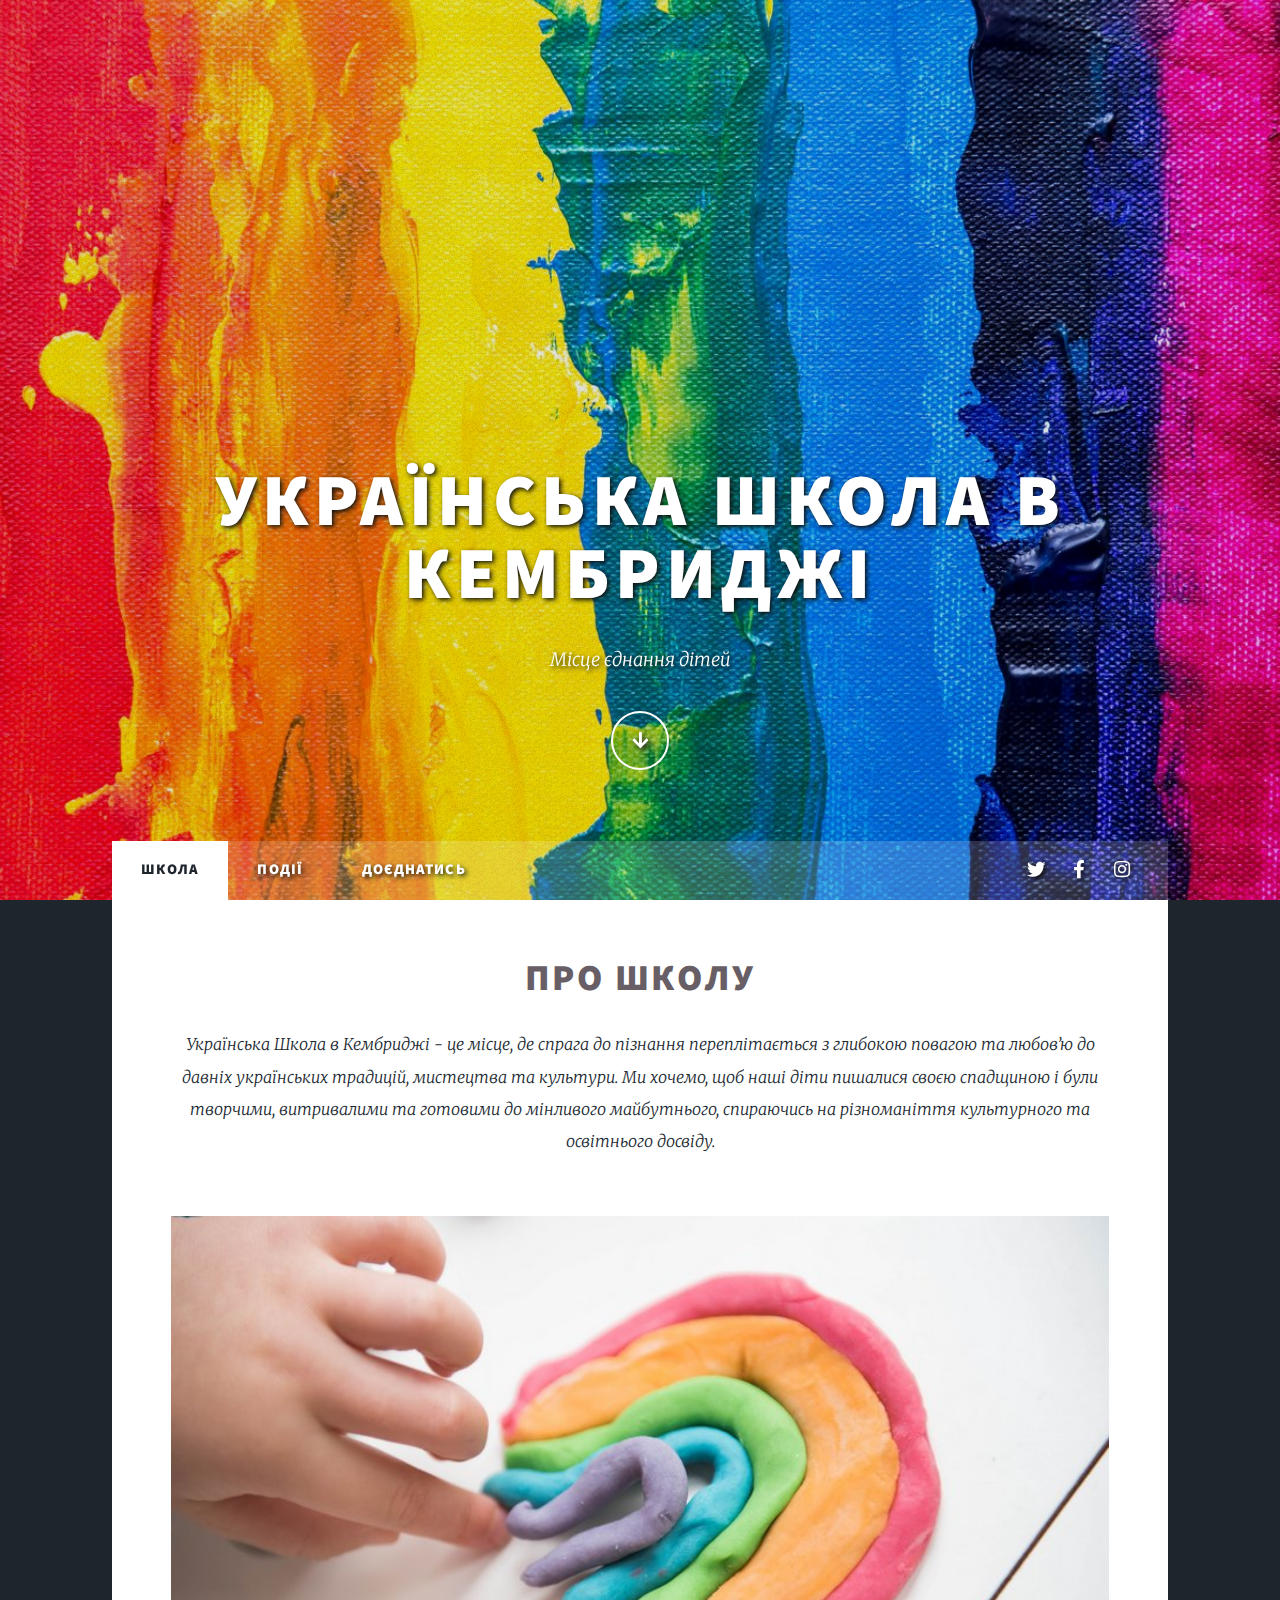
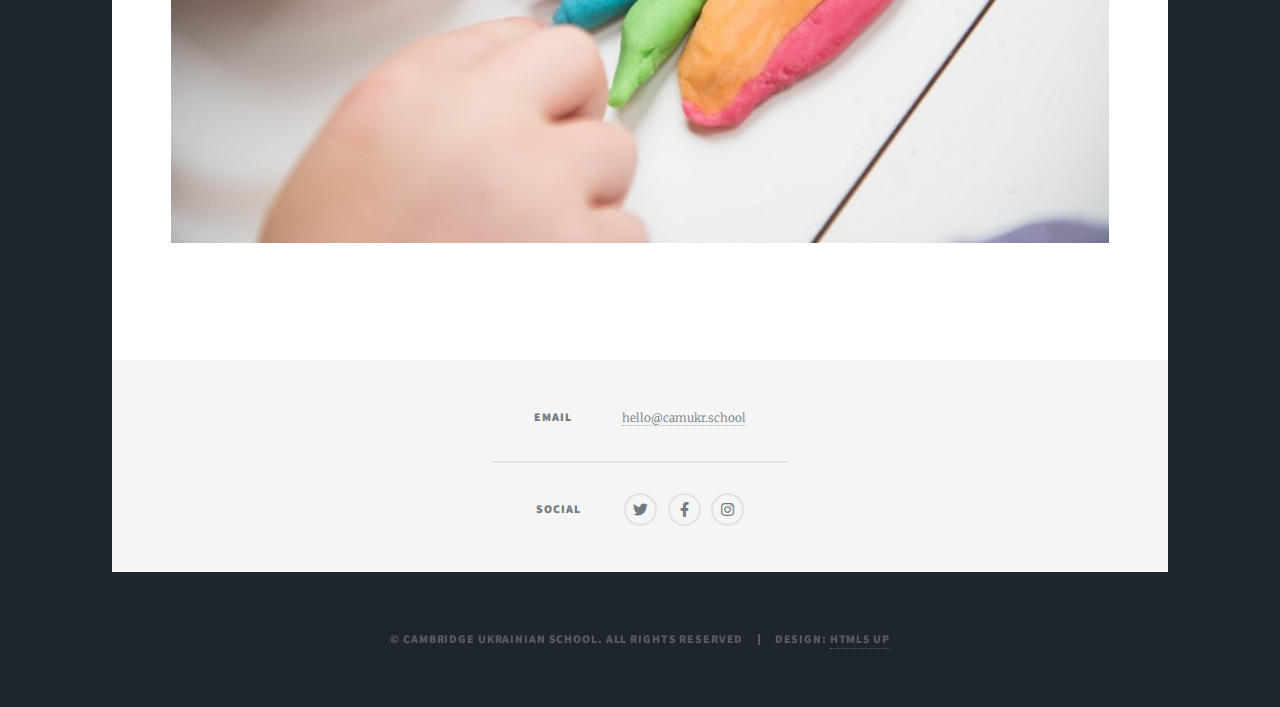
<file: index.html>
<!DOCTYPE HTML>
<!--
	Massively by HTML5 UP
	html5up.net | @ajlkn
	Free for personal and commercial use under the CCA 3.0 license (html5up.net/license)
-->
<html>
	<head>
		<title>CamUkrSchool</title>
		<meta charset="utf-8" />
		<meta name="viewport" content="width=device-width, initial-scale=1, user-scalable=no" />
		<link rel="stylesheet" href="assets/css/main.css" />
		<noscript><link rel="stylesheet" href="assets/css/noscript.css" /></noscript>
	</head>
	<body class="is-preload">

		<!-- Wrapper -->
			<div id="wrapper" class="fade-in">

				<!-- Intro -->
					<div id="intro">
						<h1>УКРАЇНСЬКА ШКОЛА В КЕМБРИДЖІ</h1>
						<p>Місце єднання дітей</p>
						<ul class="actions">
							<li><a href="#header" class="button icon solid solo fa-arrow-down scrolly">Далі</a></li>
						</ul>
					</div>

				<!-- Header -->
					<header id="header">
						<a href="index.html" class="logo">Українська Школа в Кембриджі</a>
					</header>

				<!-- Nav -->
					<nav id="nav">
						<ul class="links">
							<li class="active"><a href="index.html">Школа</a></li>
							<li><a href="events.html">Події</a></li>
							<!-- <li><a href="gallery.html">Галерея</a></li> -->
							<li><a href="register_child.html">Доєднатись</a></li>
						</ul>
						<ul class="icons">
							<li><a href="https://twitter.com/CamUkrSchool" class="icon brands fa-twitter"><span class="label">Twitter</span></a></li>
							<li><a href="https://www.facebook.com/Cambridge-Ukrainian-School-106616648769227" class="icon brands fa-facebook-f"><span class="label">Facebook</span></a></li>
							<li><a href="https://www.instagram.com/p/CfSK9h7If1g/?igshid=MDJmNzVkMjY=" class="icon brands fa-instagram"><span class="label">Instagram</span></a></li>
						</ul>
					</nav>

				<!-- Main -->
					<div id="main">

						<!-- Featured Post -->
							<article class="post featured">
								<header class="major">
									<h1>Про Школу</h1>
									<p>Українська Школа в Кембриджі - це місце, де спрага до пізнання переплітається з глибокою повагою 
										та любов’ю до давніх українських традицій, мистецтва та культури. Ми хочемо, щоб наші діти пишалися 
										своєю спадщиною і були творчими, витривалими та готовими до мінливого майбутнього, спираючись на 
										різноманіття культурного та освітнього досвіду.</p>
								</header>
								<a href="#" class="image main"><img src="images/about.jpg" alt="" /></a>
								<!-- <ul class="actions special">
									<li><a href="#" class="button large">Full Story</a></li>
								</ul> -->
							</article>
					</div>

				<!-- Footer -->
					<footer id="footer">
						<section class="split contact">
							<!-- <section class="alt">
								<h3>Address</h3>
								<p>1234 Somewhere Road #87257<br />
								Nashville, TN 00000-0000</p>
							</section>
							<section>
								<h3>Phone</h3>
								<p><a href="#">(000) 000-0000</a></p>
							</section> -->
							<section>
								<h3>Email</h3>
								<p><a href="mailto:hello@camukr.school">hello@camukr.school</a></p>
							</section>
							<section>
								<h3>Social</h3>
								<ul class="icons alt">
									<li><a href="https://twitter.com/CamUkrSchool" class="icon brands alt fa-twitter"><span class="label">Twitter</span></a></li>
									<li><a href="https://www.facebook.com/Cambridge-Ukrainian-School-106616648769227" class="icon brands alt fa-facebook-f"><span class="label">Facebook</span></a></li>
									<li><a href="https://www.instagram.com/p/CfSK9h7If1g/?igshid=MDJmNzVkMjY=" class="icon brands alt fa-instagram"><span class="label">Instagram</span></a></li>
								</ul>
							</section>
						</section>
					</footer>

				<!-- Copyright -->
				<div id="copyright">
					<ul><li>&copy; Cambridge Ukrainian School. All rights reserved</li><li>Design: <a href="https://html5up.net">HTML5 UP</a></li></ul>
				</div>

			</div>

		<!-- Scripts -->
			<script src="assets/js/jquery.min.js"></script>
			<script src="assets/js/jquery.scrollex.min.js"></script>
			<script src="assets/js/jquery.scrolly.min.js"></script>
			<script src="assets/js/browser.min.js"></script>
			<script src="assets/js/breakpoints.min.js"></script>
			<script src="assets/js/util.js"></script>
			<script src="assets/js/main.js"></script>

	</body>
</html>
</file>
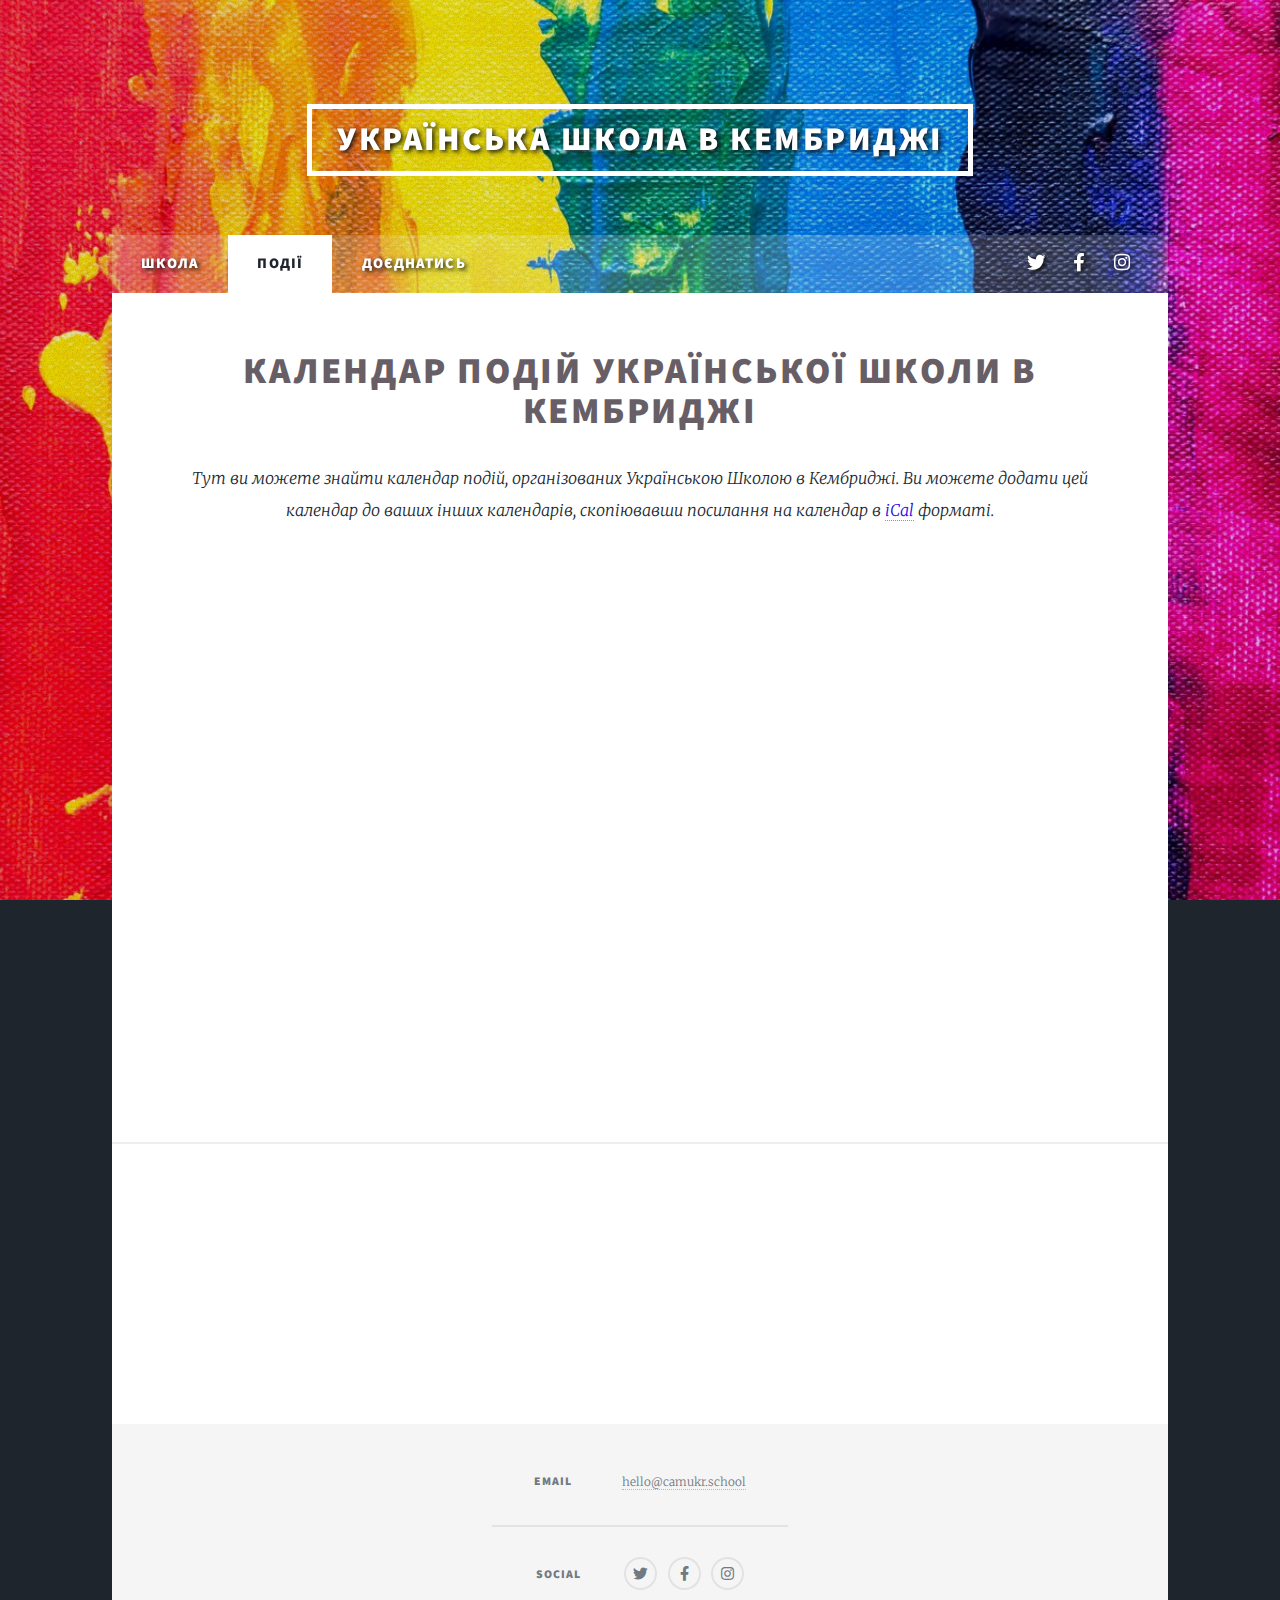
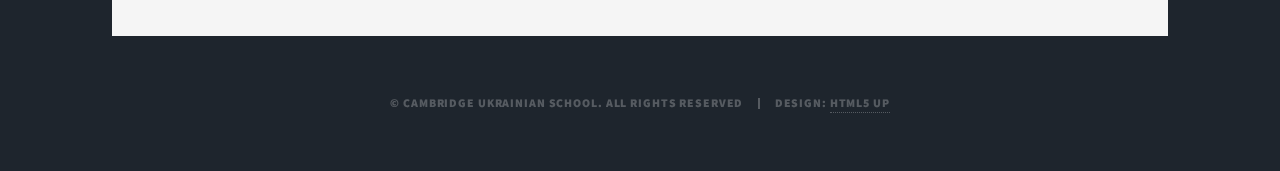
<file: events.html>
<!DOCTYPE HTML>
<!--
	Massively by HTML5 UP
	html5up.net | @ajlkn
	Free for personal and commercial use under the CCA 3.0 license (html5up.net/license)
-->
<html>
	<head>
		<title>CamUkrSchool</title>
		<meta charset="utf-8" />
		<meta name="viewport" content="width=device-width, initial-scale=1, user-scalable=no" />
		<link rel="stylesheet" href="assets/css/main.css" />
		<noscript><link rel="stylesheet" href="assets/css/noscript.css" /></noscript>
	</head>
	<body class="is-preload">

		<!-- Wrapper -->
			<div id="wrapper">

				<!-- Header -->
					<header id="header">
						<a href="index.html" class="logo">Українська Школа в Кембриджі</a>
					</header>

				<!-- Nav -->
					<nav id="nav">
						<ul class="links">
							<li><a href="index.html">Школа</a></li>
							<li class="active"><a href="events.html">Події</a></li>
							<!-- <li><a href="gallery.html">Галерея</a></li> -->
							<li><a href="register_child.html">Доєднатись</a></li>
						</ul>
						<ul class="icons">
							<li><a href="https://twitter.com/CamUkrSchool" class="icon brands fa-twitter"><span class="label">Twitter</span></a></li>
							<li><a href="https://www.facebook.com/Cambridge-Ukrainian-School-106616648769227" class="icon brands fa-facebook-f"><span class="label">Facebook</span></a></li>
							<li><a href="https://www.instagram.com/p/CfSK9h7If1g/?igshid=MDJmNzVkMjY=" class="icon brands fa-instagram"><span class="label">Instagram</span></a></li>
						</ul>
					</nav>

				<!-- Main -->
					<div id="main">

						<!-- Post -->
							<section class="post">
								<header class="major">
									<h1>Календар подій Української Школи в Кембриджі</h1>
									<p>Тут ви можете знайти календар подій, організованих Українською Школою в Кембриджі. 
										Ви можете додати цей календар до ваших інших календарів, скопіювавши посилання на календар в 
										<a href="http://calendar.zoho.eu/ical/243e40a29f39aa1f39fcbdd38568762b0d25c06c22ef334a7ae0d3de50e0db11cc42714cb7c4af7d4377c3bbd73fa094">iCal</a> форматі.</p>
								</header>
								<iframe src="https://calendar.zoho.eu/zc/ui/embed/#calendar=243e40a29f39aa1f39fcbdd38568762b0d25c06c22ef334a7ae0d3de50e0db11cc42714cb7c4af7d4377c3bbd73fa094&title=Cambridge%20Ukrainian%20School%20Events&showTitle=0&type=1&view=month&language=en&timezone=Europe%2FLondon&showTimezone=1&startingDayOfWeek=1&color=3" height=500 frameBorder="0" scrolling="no"></iframe>
								
							</section>

							<section class="post" id="subscription">
								<iframe class="mj-w-res-iframe" frameborder="0" scrolling="no" marginheight="0" marginwidth="0" src="https://app.mailjet.com/widget/iframe/8cHa/NCe" width="100%"></iframe>
								<script type="text/javascript" src="https://app.mailjet.com/statics/js/iframeResizer.min.js"></script>
							</section>
						</div>

				<!-- Footer -->
					<footer id="footer">
						<section class="split contact">
							<section>
								<h3>Email</h3>
								<p><a href="mailto:hello@camukr.school">hello@camukr.school</a></p>
							</section>
							<section>
								<h3>Social</h3>
								<ul class="icons alt">
									<li><a href="https://twitter.com/CamUkrSchool" class="icon brands alt fa-twitter"><span class="label">Twitter</span></a></li>
									<li><a href="https://www.facebook.com/Cambridge-Ukrainian-School-106616648769227" class="icon brands alt fa-facebook-f"><span class="label">Facebook</span></a></li>
									<li><a href="https://www.instagram.com/p/CfSK9h7If1g/?igshid=MDJmNzVkMjY=" class="icon brands alt fa-instagram"><span class="label">Instagram</span></a></li>
								</ul>
							</section>
						</section>
					</footer>

				<!-- Copyright -->
					<div id="copyright">
						<ul><li>&copy; Cambridge Ukrainian School. All rights reserved</li><li>Design: <a href="https://html5up.net">HTML5 UP</a></li></ul>
					</div>

			</div>

		<!-- Scripts -->
			<script src="assets/js/jquery.min.js"></script>
			<script src="assets/js/jquery.scrollex.min.js"></script>
			<script src="assets/js/jquery.scrolly.min.js"></script>
			<script src="assets/js/browser.min.js"></script>
			<script src="assets/js/breakpoints.min.js"></script>
			<script src="assets/js/util.js"></script>
			<script src="assets/js/main.js"></script>

	</body>
</html>
</file>
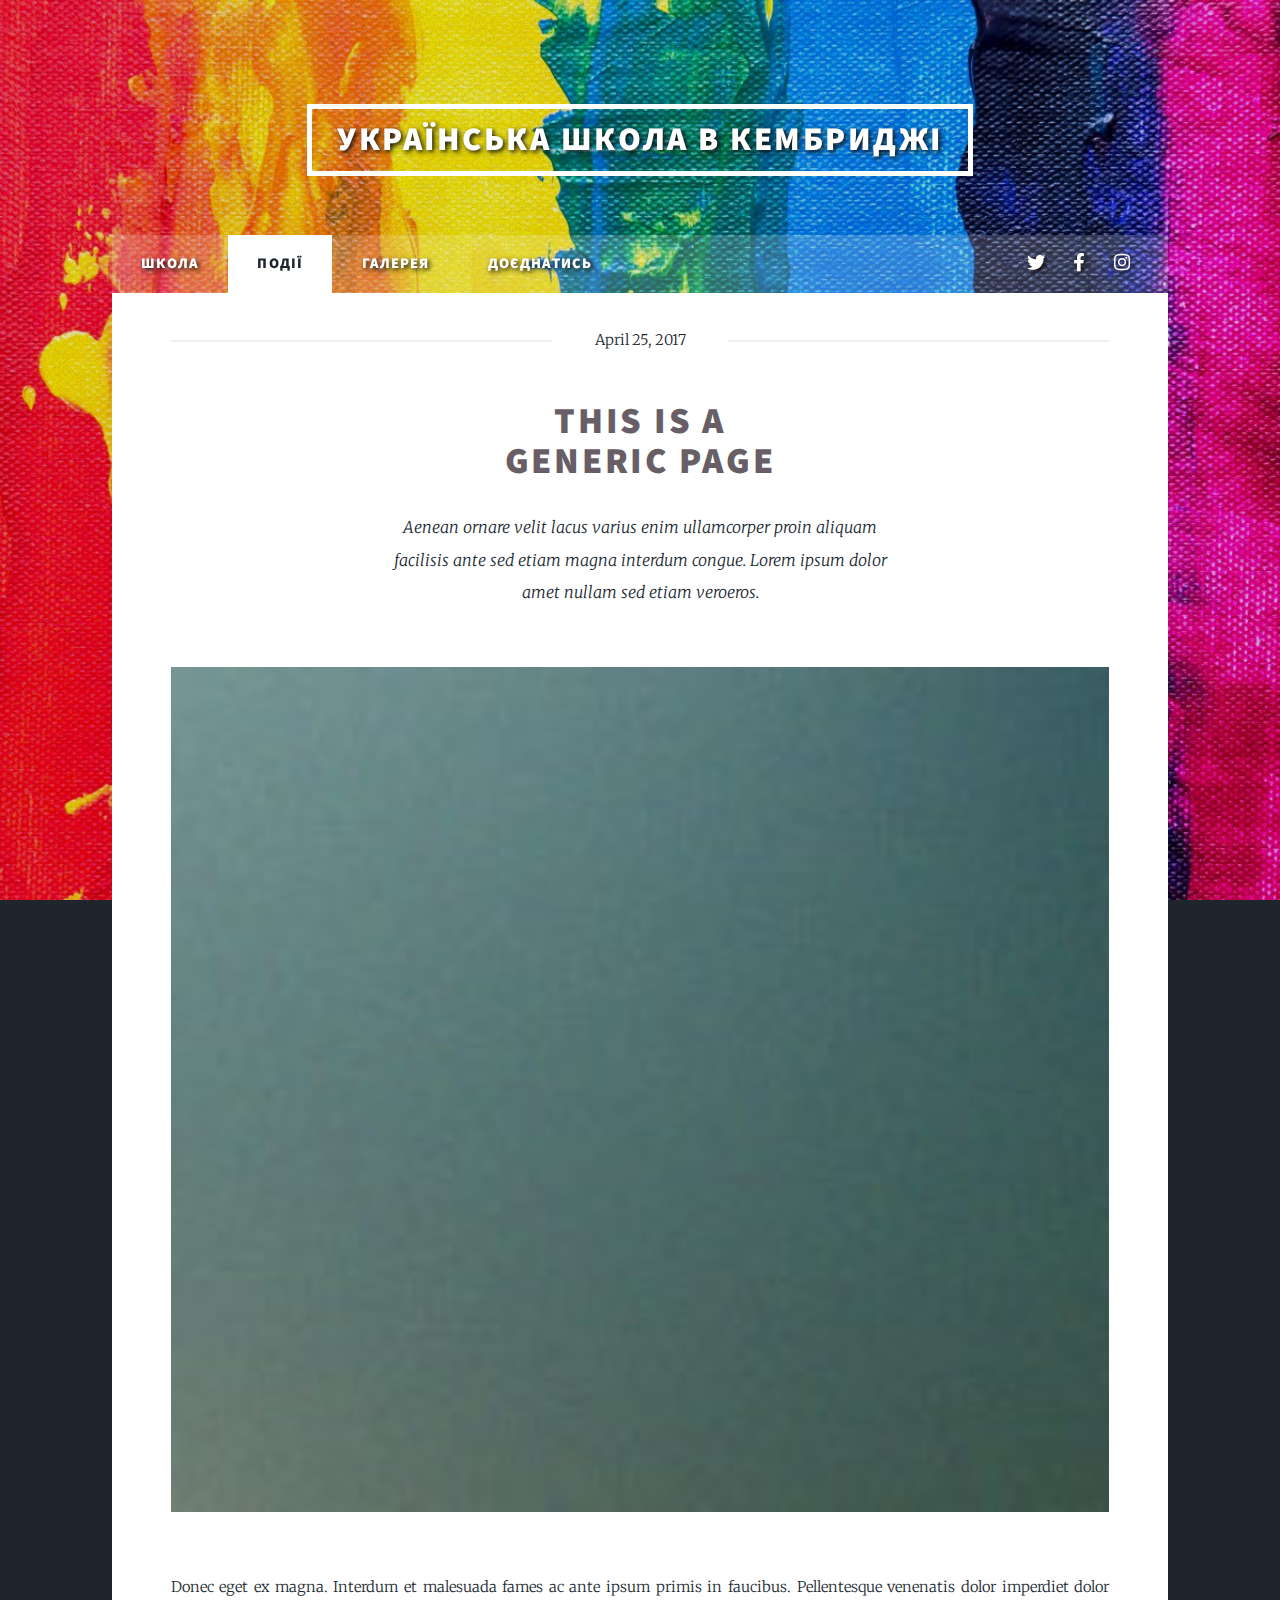
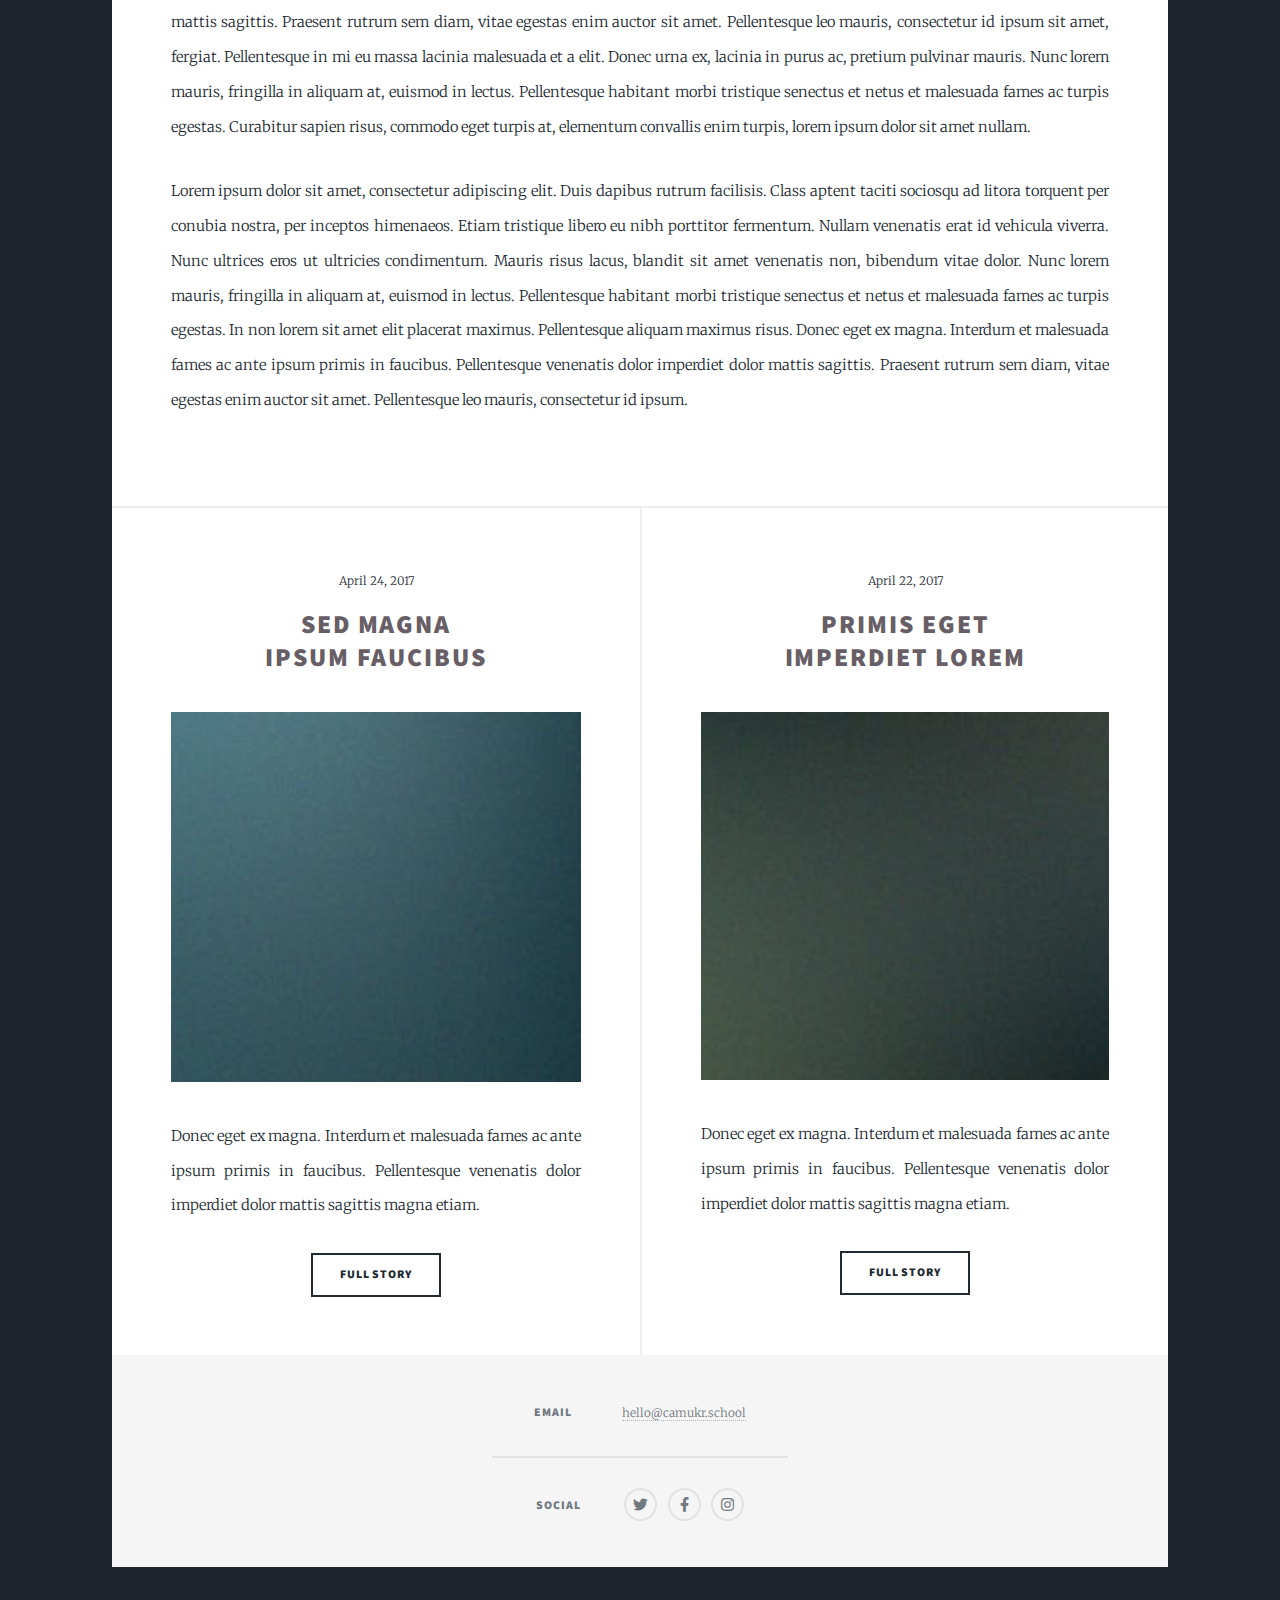
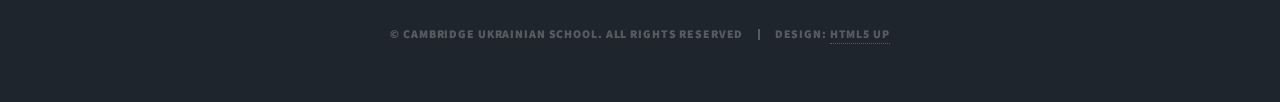
<file: generic_template.html>
<!DOCTYPE HTML>
<!--
	Massively by HTML5 UP
	html5up.net | @ajlkn
	Free for personal and commercial use under the CCA 3.0 license (html5up.net/license)
-->
<html>
	<head>
		<title>CamUkrSchool</title>
		<meta charset="utf-8" />
		<meta name="viewport" content="width=device-width, initial-scale=1, user-scalable=no" />
		<link rel="stylesheet" href="assets/css/main.css" />
		<noscript><link rel="stylesheet" href="assets/css/noscript.css" /></noscript>
	</head>
	<body class="is-preload">

		<!-- Wrapper -->
			<div id="wrapper">

				<!-- Header -->
					<header id="header">
						<a href="index.html" class="logo">Українська Школа в Кембриджі</a>
					</header>

				<!-- Nav -->
					<nav id="nav">
						<ul class="links">
							<li><a href="index.html">Школа</a></li>
							<li class="active"><a href="events.html">Події</a></li>
							<li><a href="gallery.html">Галерея</a></li>
							<li><a href="register_child.html">Доєднатись</a></li>
						</ul>
						<ul class="icons">
							<li><a href="https://twitter.com/CamUkrSchool" class="icon brands fa-twitter"><span class="label">Twitter</span></a></li>
							<li><a href="https://www.facebook.com/Cambridge-Ukrainian-School-106616648769227" class="icon brands fa-facebook-f"><span class="label">Facebook</span></a></li>
							<li><a href="https://www.instagram.com/p/CfSK9h7If1g/?igshid=MDJmNzVkMjY=" class="icon brands fa-instagram"><span class="label">Instagram</span></a></li>
						</ul>
					</nav>

				<!-- Main -->
					<div id="main">

						<!-- Post -->
							<section class="post">
								<header class="major">
									<span class="date">April 25, 2017</span>
									<h1>This is a<br />
									Generic Page</h1>
									<p>Aenean ornare velit lacus varius enim ullamcorper proin aliquam<br />
									facilisis ante sed etiam magna interdum congue. Lorem ipsum dolor<br />
									amet nullam sed etiam veroeros.</p>
								</header>
								<div class="image main"><img src="images/pic01.jpg" alt="" /></div>
								<p>Donec eget ex magna. Interdum et malesuada fames ac ante ipsum primis in faucibus. Pellentesque venenatis dolor imperdiet dolor mattis sagittis. Praesent rutrum sem diam, vitae egestas enim auctor sit amet. Pellentesque leo mauris, consectetur id ipsum sit amet, fergiat. Pellentesque in mi eu massa lacinia malesuada et a elit. Donec urna ex, lacinia in purus ac, pretium pulvinar mauris. Nunc lorem mauris, fringilla in aliquam at, euismod in lectus. Pellentesque habitant morbi tristique senectus et netus et malesuada fames ac turpis egestas. Curabitur sapien risus, commodo eget turpis at, elementum convallis enim turpis, lorem ipsum dolor sit amet nullam.</p>
								<p>Lorem ipsum dolor sit amet, consectetur adipiscing elit. Duis dapibus rutrum facilisis. Class aptent taciti sociosqu ad litora torquent per conubia nostra, per inceptos himenaeos. Etiam tristique libero eu nibh porttitor fermentum. Nullam venenatis erat id vehicula viverra. Nunc ultrices eros ut ultricies condimentum. Mauris risus lacus, blandit sit amet venenatis non, bibendum vitae dolor. Nunc lorem mauris, fringilla in aliquam at, euismod in lectus. Pellentesque habitant morbi tristique senectus et netus et malesuada fames ac turpis egestas. In non lorem sit amet elit placerat maximus. Pellentesque aliquam maximus risus. Donec eget ex magna. Interdum et malesuada fames ac ante ipsum primis in faucibus. Pellentesque venenatis dolor imperdiet dolor mattis sagittis. Praesent rutrum sem diam, vitae egestas enim auctor sit amet. Pellentesque leo mauris, consectetur id ipsum.</p>
							</section>

						<!-- Posts -->
						<section class="posts">
							<article>
								<header>
									<span class="date">April 24, 2017</span>
									<h2><a href="#">Sed magna<br />
									ipsum faucibus</a></h2>
								</header>
								<a href="#" class="image fit"><img src="images/pic02.jpg" alt="" /></a>
								<p>Donec eget ex magna. Interdum et malesuada fames ac ante ipsum primis in faucibus. Pellentesque venenatis dolor imperdiet dolor mattis sagittis magna etiam.</p>
								<ul class="actions special">
									<li><a href="#" class="button">Full Story</a></li>
								</ul>
							</article>
							<article>
								<header>
									<span class="date">April 22, 2017</span>
									<h2><a href="#">Primis eget<br />
									imperdiet lorem</a></h2>
								</header>
								<a href="#" class="image fit"><img src="images/pic03.jpg" alt="" /></a>
								<p>Donec eget ex magna. Interdum et malesuada fames ac ante ipsum primis in faucibus. Pellentesque venenatis dolor imperdiet dolor mattis sagittis magna etiam.</p>
								<ul class="actions special">
									<li><a href="#" class="button">Full Story</a></li>
								</ul>
							</article>
						</section>

					</div>

				<!-- Footer -->
					<footer id="footer">
						<section class="split contact">
							<section>
								<h3>Email</h3>
								<p><a href="mailto:hello@camukr.school">hello@camukr.school</a></p>
							</section>
							<section>
								<h3>Social</h3>
								<ul class="icons alt">
									<li><a href="https://twitter.com/CamUkrSchool" class="icon brands alt fa-twitter"><span class="label">Twitter</span></a></li>
									<li><a href="https://www.facebook.com/Cambridge-Ukrainian-School-106616648769227" class="icon brands alt fa-facebook-f"><span class="label">Facebook</span></a></li>
									<li><a href="https://www.instagram.com/p/CfSK9h7If1g/?igshid=MDJmNzVkMjY=" class="icon brands alt fa-instagram"><span class="label">Instagram</span></a></li>
								</ul>
							</section>
						</section>
					</footer>

				<!-- Copyright -->
					<div id="copyright">
						<ul><li>&copy; Cambridge Ukrainian School. All rights reserved</li><li>Design: <a href="https://html5up.net">HTML5 UP</a></li></ul>
					</div>

			</div>

		<!-- Scripts -->
			<script src="assets/js/jquery.min.js"></script>
			<script src="assets/js/jquery.scrollex.min.js"></script>
			<script src="assets/js/jquery.scrolly.min.js"></script>
			<script src="assets/js/browser.min.js"></script>
			<script src="assets/js/breakpoints.min.js"></script>
			<script src="assets/js/util.js"></script>
			<script src="assets/js/main.js"></script>

	</body>
</html>
</file>
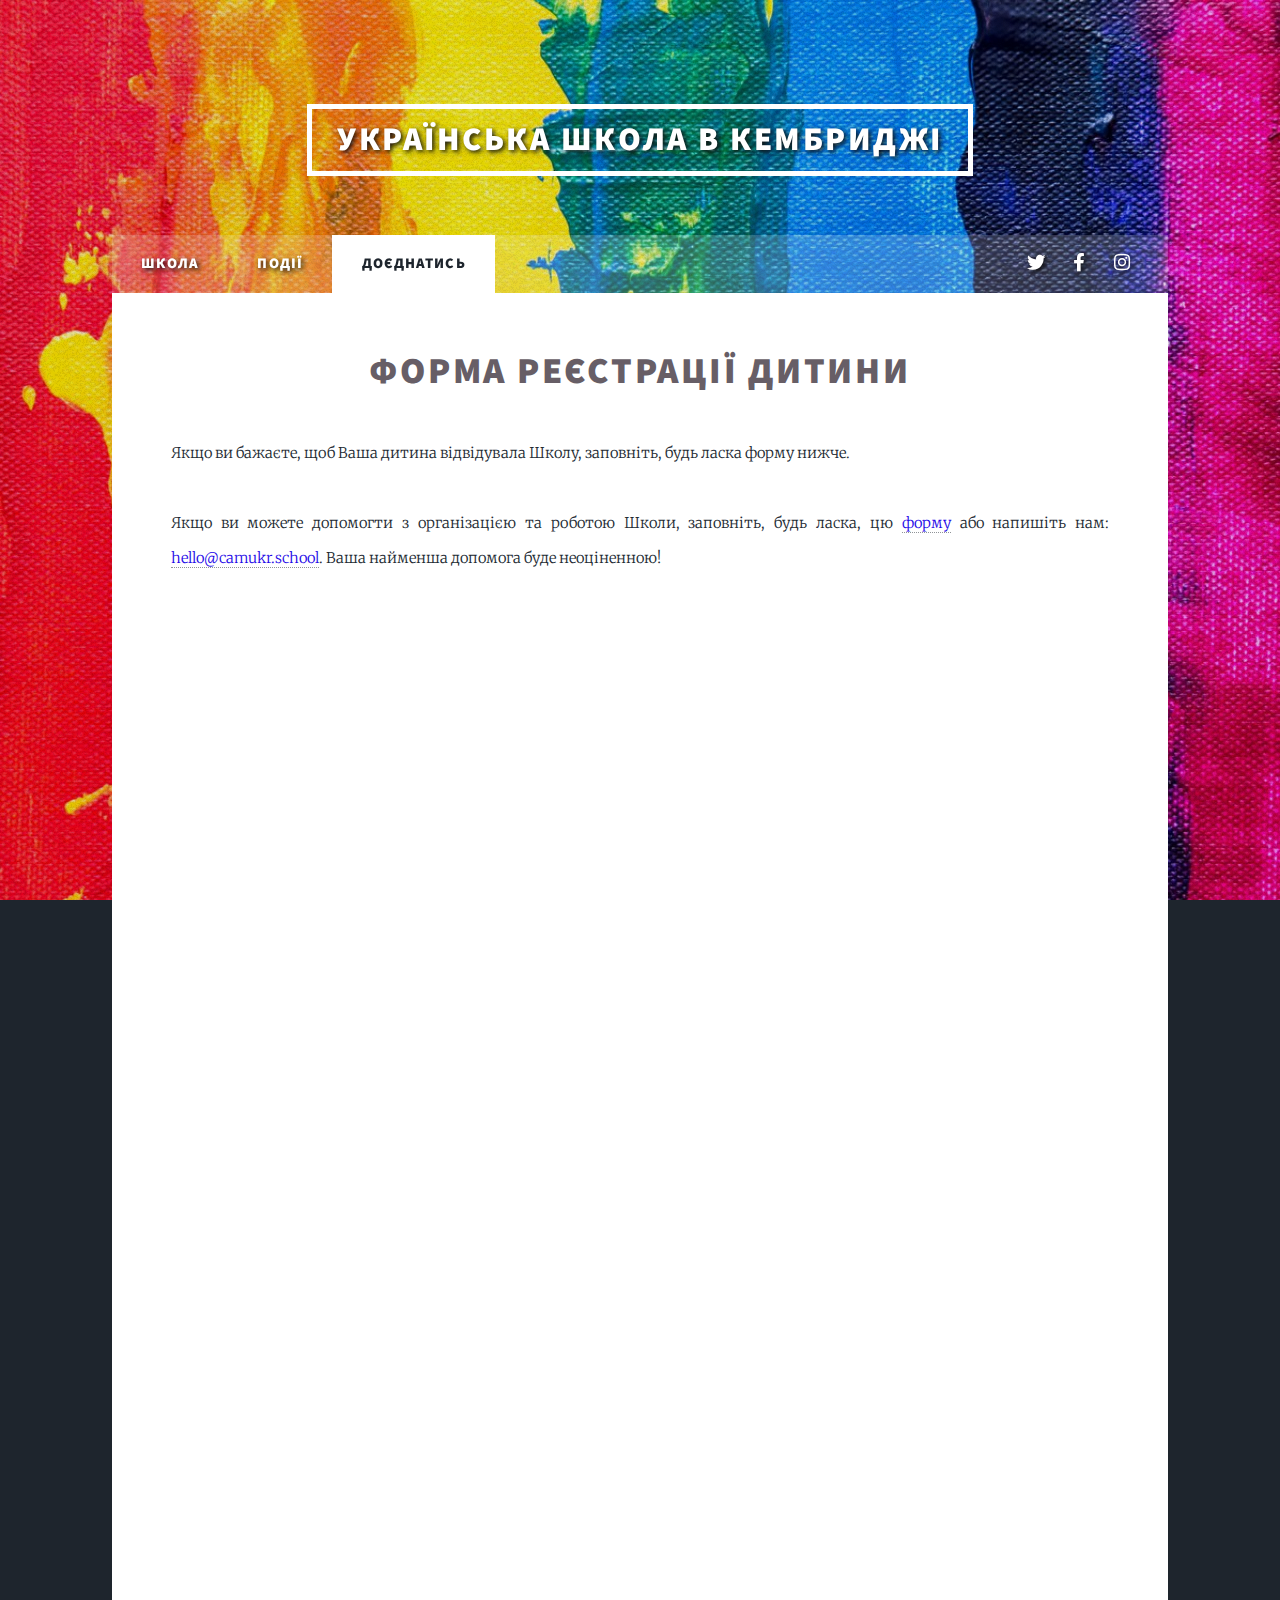
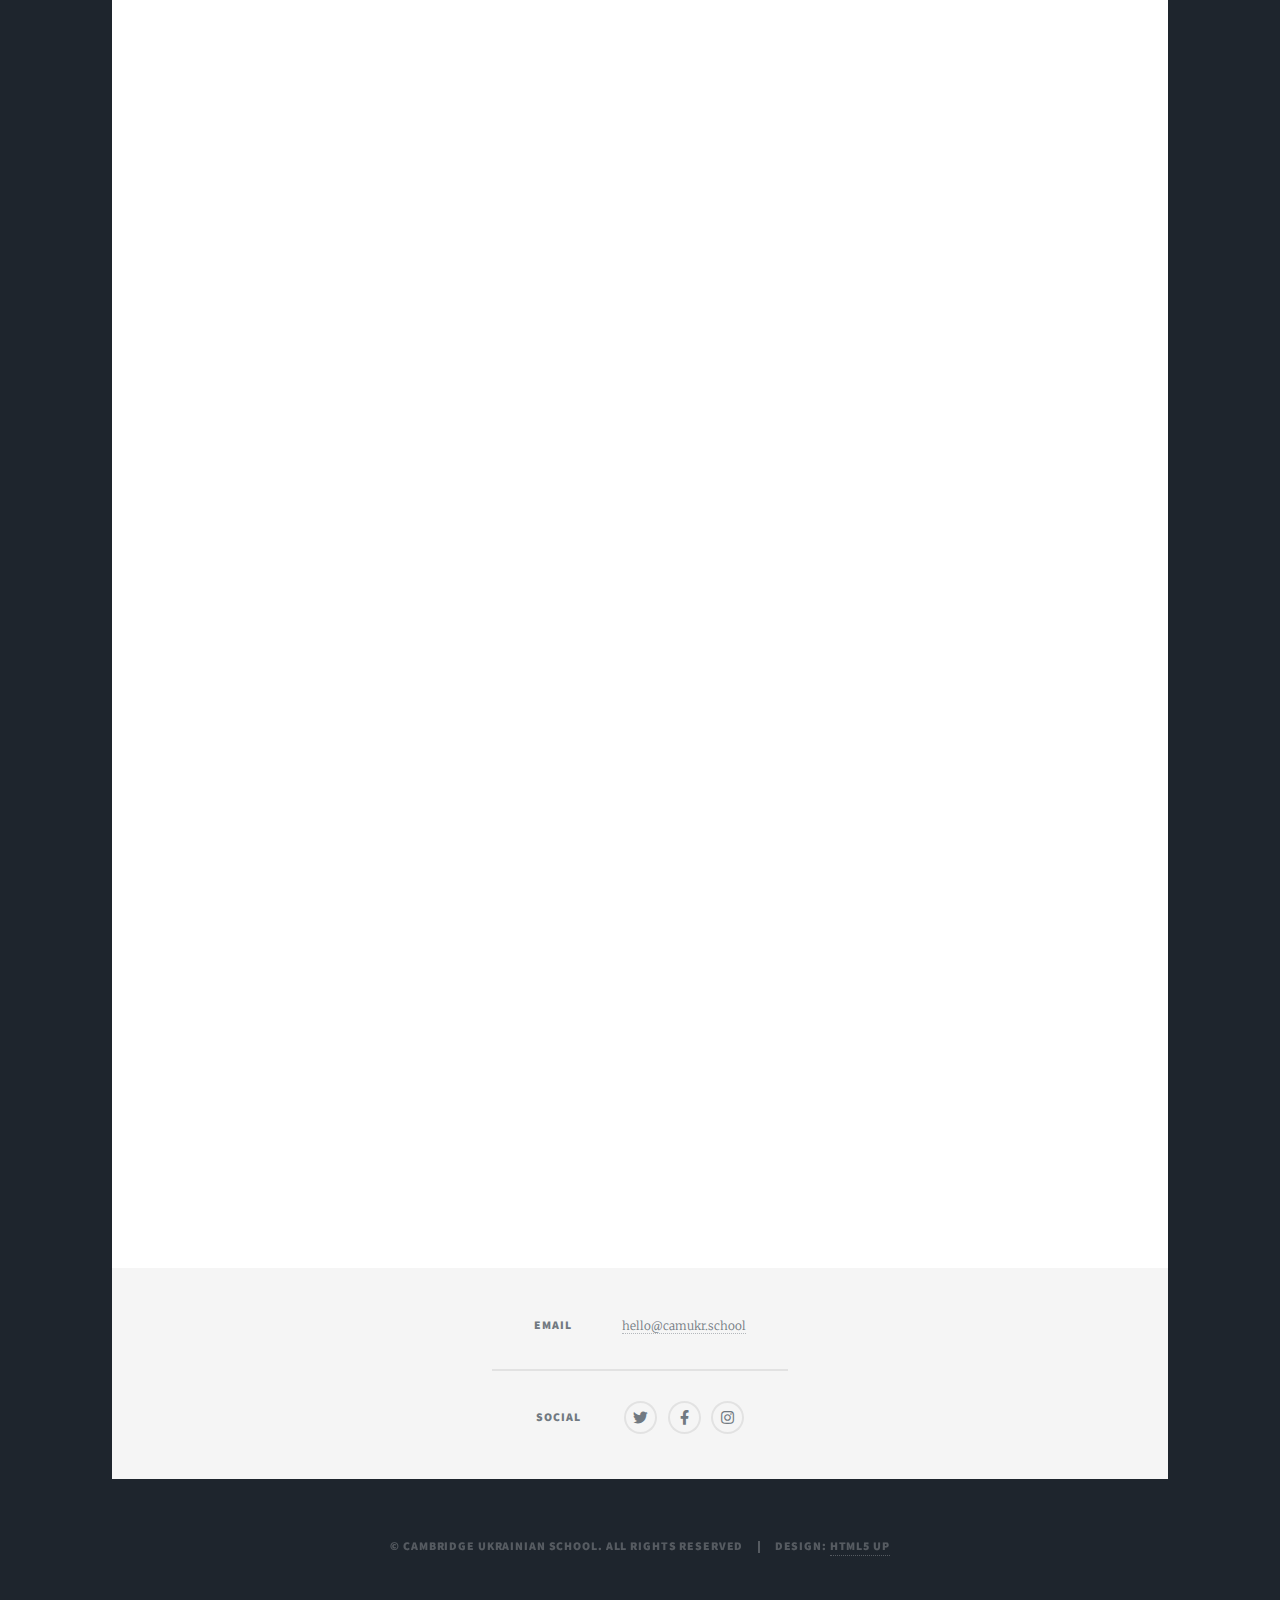
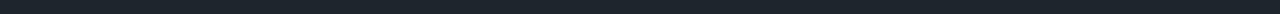
<file: register_child.html>
<!DOCTYPE HTML>
<!--
	Massively by HTML5 UP
	html5up.net | @ajlkn
	Free for personal and commercial use under the CCA 3.0 license (html5up.net/license)
-->
<html>
	<head>
		<title>CamUkrSchool</title>
		<meta charset="utf-8" />
		<meta name="viewport" content="width=device-width, initial-scale=1, user-scalable=no" />
		<link rel="stylesheet" href="assets/css/main.css" />
		<noscript><link rel="stylesheet" href="assets/css/noscript.css" /></noscript>
	</head>
	<body class="is-preload">

		<!-- Wrapper -->
			<div id="wrapper">

				<!-- Header -->
					<header id="header">
						<a href="index.html" class="logo">Українська Школа в Кембриджі</a>
					</header>

				<!-- Nav -->
					<nav id="nav">
						<ul class="links">
							<li><a href="index.html">Школа</a></li>
							<li><a href="events.html">Події</a></li>
							<!-- <li><a href="gallery.html">Галерея</a></li> -->
							<li class="active"><a href="register_child.html">Доєднатись</a></li>
						</ul>
						<ul class="icons">
							<li><a href="https://twitter.com/CamUkrSchool" class="icon brands fa-twitter"><span class="label">Twitter</span></a></li>
							<li><a href="https://www.facebook.com/Cambridge-Ukrainian-School-106616648769227" class="icon brands fa-facebook-f"><span class="label">Facebook</span></a></li>
							<li><a href="https://www.instagram.com/p/CfSK9h7If1g/?igshid=MDJmNzVkMjY=" class="icon brands fa-instagram"><span class="label">Instagram</span></a></li>
						</ul>
					</nav>

				<!-- Main -->
					<div id="main">

						<!-- Post -->
							<section class="post">
								<header class="major">
									<h1>Форма реєстрації дитини</h1>
								</header>
								<p>Якщо ви бажаєте, щоб Ваша дитина відвідувала Школу, заповніть, будь ласка форму нижче.<br><br>
									Якщо ви можете допомогти з організацією та роботою Школи, заповніть, будь ласка, цю 
									<a href="register_vol.html">форму</a> або напишіть нам: 
									<a href="mailto:hello@camukr.school">hello@camukr.school</a>. Ваша найменша допомога буде неоціненною!</p>
								
									<iframe class="gform" src="https://docs.google.com/forms/d/e/1FAIpQLSdrF-SJ9hUGJlYlgphLrxRkm_guKnwTUt1Ppd7RLkR59wNUtQ/viewform?embedded=true" height="2191" frameborder="0" marginheight="0" marginwidth="0">Loading…</iframe>
							</section>
					</div>

				<!-- Footer -->
					<footer id="footer">
						<section class="split contact">
							<section>
								<h3>Email</h3>
								<p><a href="mailto:hello@camukr.school">hello@camukr.school</a></p>
							</section>
							<section>
								<h3>Social</h3>
								<ul class="icons alt">
									<li><a href="https://twitter.com/CamUkrSchool" class="icon brands alt fa-twitter"><span class="label">Twitter</span></a></li>
									<li><a href="https://www.facebook.com/Cambridge-Ukrainian-School-106616648769227" class="icon brands alt fa-facebook-f"><span class="label">Facebook</span></a></li>
									<li><a href="https://www.instagram.com/p/CfSK9h7If1g/?igshid=MDJmNzVkMjY=" class="icon brands alt fa-instagram"><span class="label">Instagram</span></a></li>
								</ul>
							</section>
						</section>
					</footer>

				<!-- Copyright -->
					<div id="copyright">
						<ul><li>&copy; Cambridge Ukrainian School. All rights reserved</li><li>Design: <a href="https://html5up.net">HTML5 UP</a></li></ul>
					</div>

			</div>

		<!-- Scripts -->
			<script src="assets/js/jquery.min.js"></script>
			<script src="assets/js/jquery.scrollex.min.js"></script>
			<script src="assets/js/jquery.scrolly.min.js"></script>
			<script src="assets/js/browser.min.js"></script>
			<script src="assets/js/breakpoints.min.js"></script>
			<script src="assets/js/util.js"></script>
			<script src="assets/js/main.js"></script>

	</body>
</html>
</file>
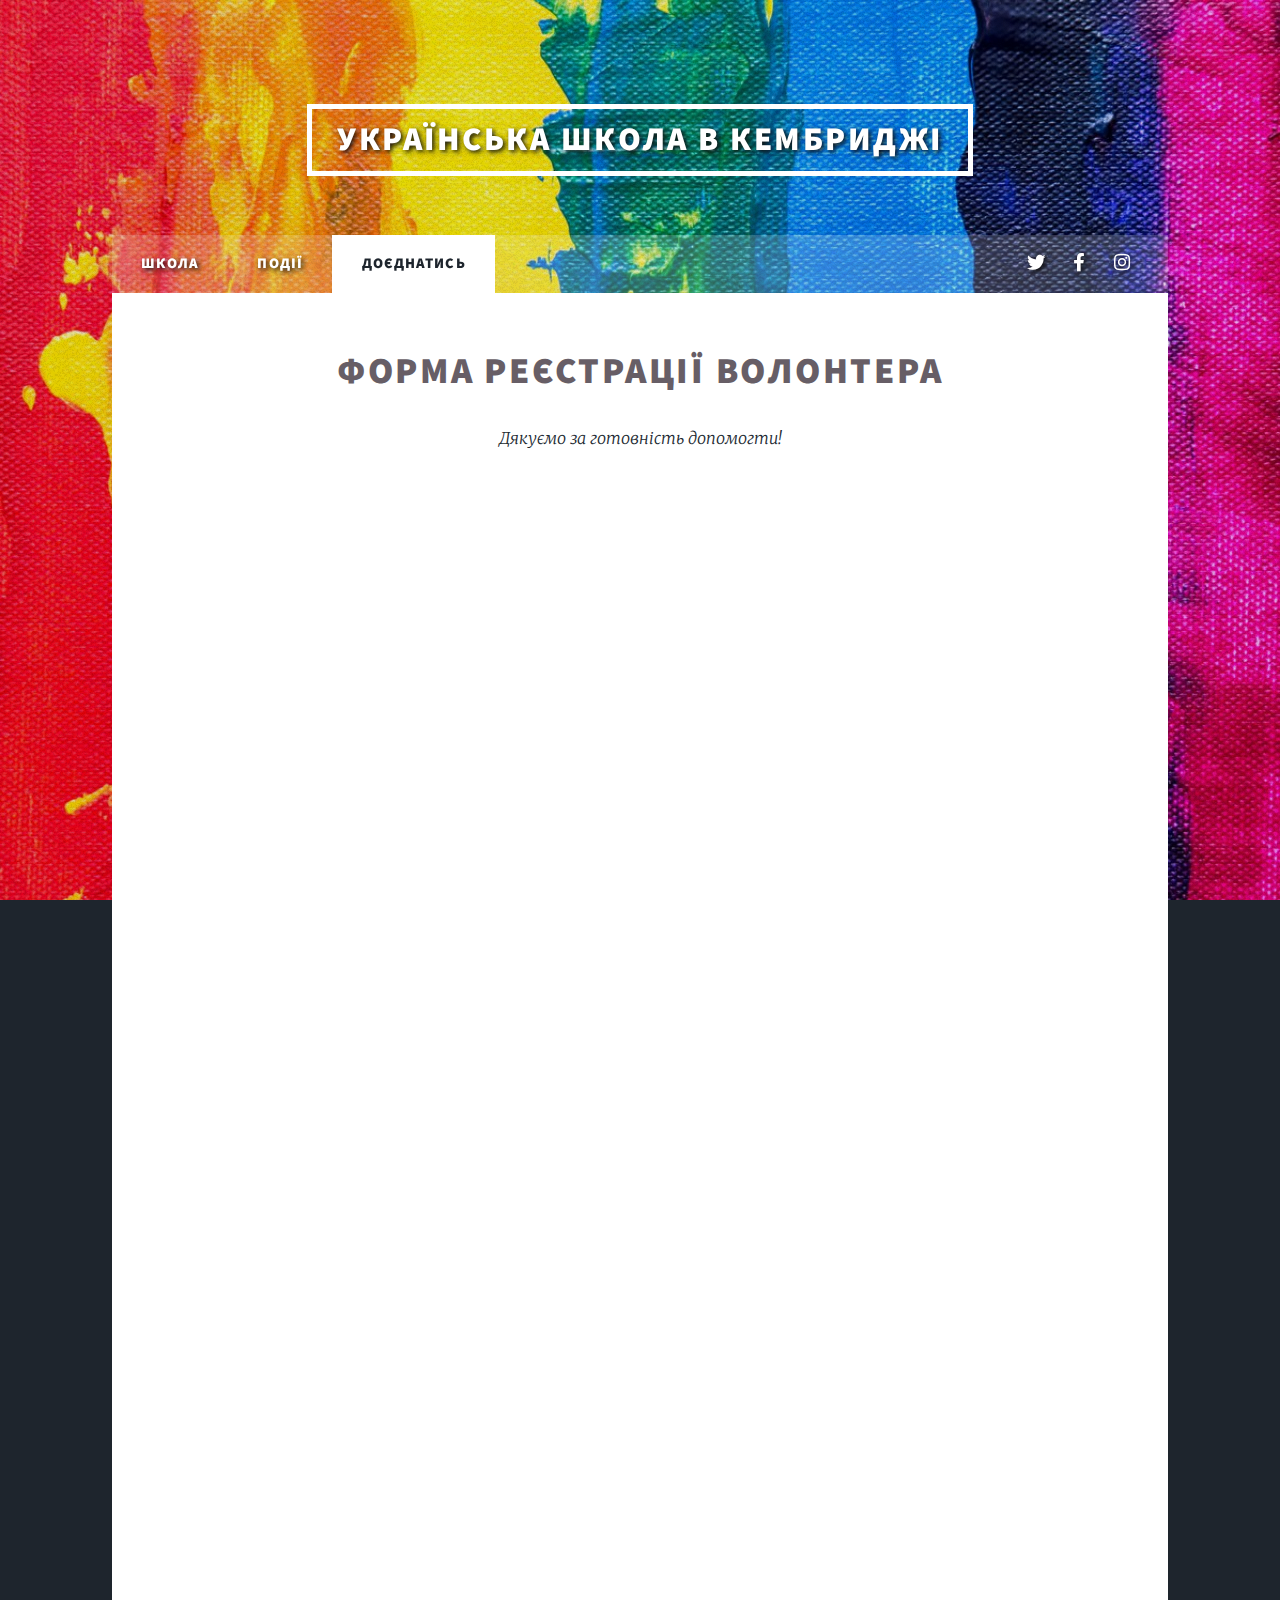
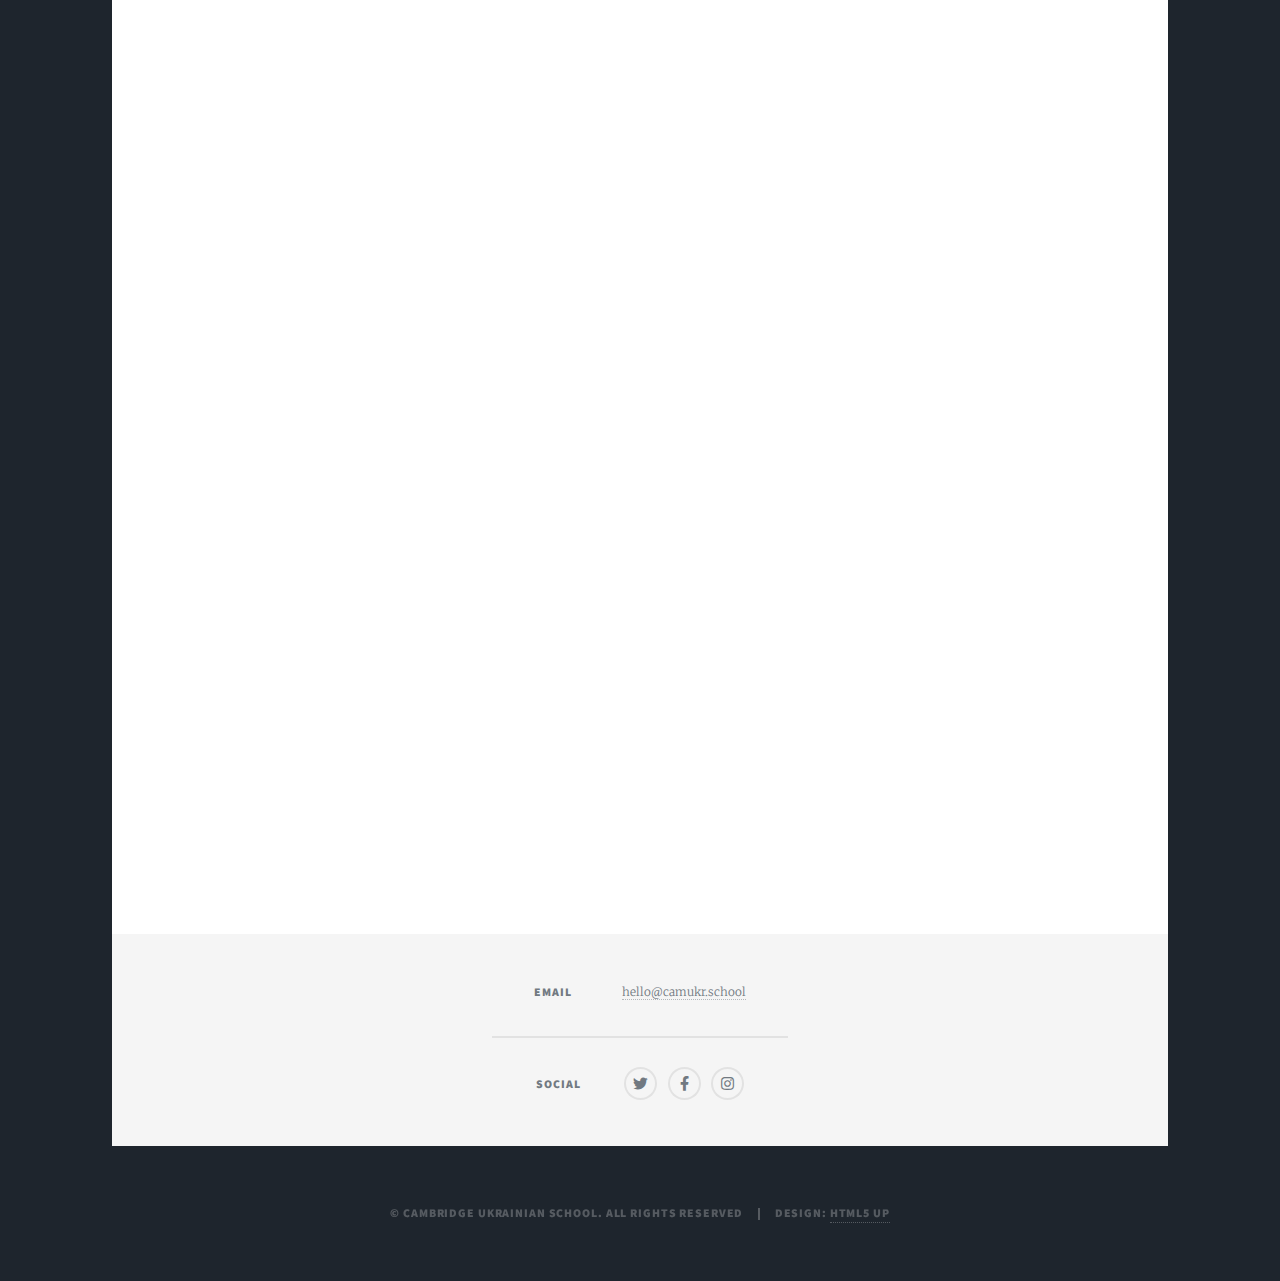
<file: register_vol.html>
<!DOCTYPE HTML>
<!--
	Massively by HTML5 UP
	html5up.net | @ajlkn
	Free for personal and commercial use under the CCA 3.0 license (html5up.net/license)
-->
<html>
	<head>
		<title>CamUkrSchool</title>
		<meta charset="utf-8" />
		<meta name="viewport" content="width=device-width, initial-scale=1, user-scalable=no" />
		<link rel="stylesheet" href="assets/css/main.css" />
		<noscript><link rel="stylesheet" href="assets/css/noscript.css" /></noscript>
	</head>
	<body class="is-preload">

		<!-- Wrapper -->
			<div id="wrapper">

				<!-- Header -->
					<header id="header">
						<a href="index.html" class="logo">Українська Школа в Кембриджі</a>
					</header>

				<!-- Nav -->
					<nav id="nav">
						<ul class="links">
							<li><a href="index.html">Школа</a></li>
							<li><a href="events.html">Події</a></li>
							<!-- <li><a href="gallery.html">Галерея</a></li> -->
							<li class="active"><a href="register_child.html">Доєднатись</a></li>
						</ul>
						<ul class="icons">
							<li><a href="https://twitter.com/CamUkrSchool" class="icon brands fa-twitter"><span class="label">Twitter</span></a></li>
							<li><a href="https://www.facebook.com/Cambridge-Ukrainian-School-106616648769227" class="icon brands fa-facebook-f"><span class="label">Facebook</span></a></li>
							<li><a href="https://www.instagram.com/p/CfSK9h7If1g/?igshid=MDJmNzVkMjY=" class="icon brands fa-instagram"><span class="label">Instagram</span></a></li>
						</ul>
					</nav>

				<!-- Main -->
					<div id="main">

						<!-- Post -->
							<section class="post">
								<header class="major">
									<h1>Форма реєстрації волонтера</h1>
									<p>Дякуємо за готовність допомогти!</p>
								</header>
									
									<iframe class="gform" src="https://docs.google.com/forms/d/e/1FAIpQLSdWc-n7v1TYUBvIUd3gdwjT6313qPsK6ShGTctUpCE2Cfqv3Q/viewform?embedded=true" height="1965" frameborder="0" marginheight="0" marginwidth="0">Loading…</iframe>
							</section>
					</div>

				<!-- Footer -->
					<footer id="footer">
						<section class="split contact">
							<section>
								<h3>Email</h3>
								<p><a href="mailto:hello@camukr.school">hello@camukr.school</a></p>
							</section>
							<section>
								<h3>Social</h3>
								<ul class="icons alt">
									<li><a href="https://twitter.com/CamUkrSchool" class="icon brands alt fa-twitter"><span class="label">Twitter</span></a></li>
									<li><a href="https://www.facebook.com/Cambridge-Ukrainian-School-106616648769227" class="icon brands alt fa-facebook-f"><span class="label">Facebook</span></a></li>
									<li><a href="https://www.instagram.com/p/CfSK9h7If1g/?igshid=MDJmNzVkMjY=" class="icon brands alt fa-instagram"><span class="label">Instagram</span></a></li>
								</ul>
							</section>
						</section>
					</footer>

				<!-- Copyright -->
					<div id="copyright">
						<ul><li>&copy; Cambridge Ukrainian School. All rights reserved</li><li>Design: <a href="https://html5up.net">HTML5 UP</a></li></ul>
					</div>

			</div>

		<!-- Scripts -->
			<script src="assets/js/jquery.min.js"></script>
			<script src="assets/js/jquery.scrollex.min.js"></script>
			<script src="assets/js/jquery.scrolly.min.js"></script>
			<script src="assets/js/browser.min.js"></script>
			<script src="assets/js/breakpoints.min.js"></script>
			<script src="assets/js/util.js"></script>
			<script src="assets/js/main.js"></script>

	</body>
</html>
</file>
<file: assets/css/main.css>
@import url(fontawesome-all.min.css);
@import url("https://fonts.googleapis.com/css?family=Merriweather:300,700,300italic,700italic|Source+Sans+Pro:900");

/*
	Massively by HTML5 UP
	html5up.net | @ajlkn
	Free for personal and commercial use under the CCA 3.0 license (html5up.net/license)
*/

html, body, div, span, applet, object,
iframe, h1, h2, h3, h4, h5, h6, p, blockquote,
pre, a, abbr, acronym, address, big, cite,
code, del, dfn, em, img, ins, kbd, q, s, samp,
small, strike, strong, sub, sup, tt, var, b,
u, i, center, dl, dt, dd, ol, ul, li, fieldset,
form, label, legend, table, caption, tbody,
tfoot, thead, tr, th, td, article, aside,
canvas, details, embed, figure, figcaption,
footer, header, hgroup, menu, nav, output, ruby,
section, summary, time, mark, audio, video {
	margin: 0;
	padding: 0;
	border: 0;
	font-size: 100%;
	font: inherit;
	vertical-align: baseline;}

iframe {
	width: 100%;
}

article, aside, details, figcaption, figure,
footer, header, hgroup, menu, nav, section {
	display: block;}

body {
	line-height: 1;
}

ol, ul {
	list-style: none;
}

blockquote, q {
	quotes: none;
}

	blockquote:before, blockquote:after, q:before, q:after {
		content: '';
		content: none;
	}

table {
	border-collapse: collapse;
	border-spacing: 0;
}

body {
	-webkit-text-size-adjust: none;
}

mark {
	background-color: transparent;
	color: inherit;
}

input::-moz-focus-inner {
	border: 0;
	padding: 0;
}

input, select, textarea {
	-moz-appearance: none;
	-webkit-appearance: none;
	-ms-appearance: none;
	appearance: none;
}

/* Basic */

	@-ms-viewport {
		width: device-width;
	}

	body {
		-ms-overflow-style: scrollbar;
	}

	@media screen and (max-width: 480px) {

		html, body {
			min-width: 320px;
		}

	}

	html {
		box-sizing: border-box;
	}

	*, *:before, *:after {
		box-sizing: inherit;
	}

	body {
		background-color: #1e252d;
	}

		body.is-preload *, body.is-preload *:before, body.is-preload *:after {
			-moz-animation: none !important;
			-webkit-animation: none !important;
			-ms-animation: none !important;
			animation: none !important;
			-moz-transition: none !important;
			-webkit-transition: none !important;
			-ms-transition: none !important;
			transition: none !important;
		}

/* Type */

	html {
		font-size: 16pt;
	}

		@media screen and (max-width: 1680px) {

			html {
				font-size: 12pt;
			}

		}

		@media screen and (max-width: 1280px) {

			html {
				font-size: 11pt;
			}

		}

		@media screen and (max-width: 360px) {

			html {
				font-size: 10pt;
			}

		}

	body {
		color: #212931;
	}

	body, input, select, textarea {
		font-family: "Merriweather", Georgia, serif;
		font-weight: 300;
		font-size: 1rem;
		line-height: 2.375;
	}

	a {
		-moz-transition: color 0.2s ease-in-out, background-color 0.2s ease-in-out, border-color 0.2s ease-in-out, box-shadow 0.2s ease-in-out;
		-webkit-transition: color 0.2s ease-in-out, background-color 0.2s ease-in-out, border-color 0.2s ease-in-out, box-shadow 0.2s ease-in-out;
		-ms-transition: color 0.2s ease-in-out, background-color 0.2s ease-in-out, border-color 0.2s ease-in-out, box-shadow 0.2s ease-in-out;
		transition: color 0.2s ease-in-out, background-color 0.2s ease-in-out, border-color 0.2s ease-in-out, box-shadow 0.2s ease-in-out;
		border-bottom: dotted 1px;
		text-decoration: none;
	}

		a:hover {
			border-bottom-color: transparent;
		}

	strong, b {
		font-weight: 600;
	}

	em, i {
		font-style: italic;
	}

	p {
		text-align: justify;
		margin: 0 0 2rem 0;
	}

	h1, h2, h3, h4, h5, h6 {
		font-family: "Source Sans Pro", Helvetica, sans-serif;
		font-weight: 900;
		line-height: 1.5;
		letter-spacing: 0.075em;
		text-transform: uppercase;
		margin: 0 0 1rem 0;
	}

		h1 a, h2 a, h3 a, h4 a, h5 a, h6 a {
			border-bottom: 0;
			color: inherit;
			text-decoration: none;
		}

	h1 {
		font-size: 4rem;
		line-height: 1.1;
		margin: 0 0 2rem 0;
	}

	h2 {
		font-size: 1.75rem;
		line-height: 1.3;
		margin: 0 0 1.5rem 0;
	}

	h3 {
		font-size: 1.25rem;
		margin: 0 0 1.5rem 0;
	}

	h4 {
		font-size: 1rem;
	}

	h5 {
		font-size: 0.9rem;
	}

	h6 {
		font-size: 0.8rem;
	}

	sub {
		font-size: 0.8rem;
		position: relative;
		top: 0.5rem;
	}

	sup {
		font-size: 0.8rem;
		position: relative;
		top: -0.5rem;
	}

	blockquote {
		border-left: solid 4px;
		font-style: italic;
		margin: 0 0 2rem 0;
		padding: 0.5rem 0 0.5rem 2rem;
	}

	code {
		border: solid 2px;
		font-family: "Courier New", monospace;
		font-size: 0.9rem;
		margin: 0 0.25rem;
		padding: 0.25rem 0.65rem;
	}

	pre {
		-webkit-overflow-scrolling: touch;
		font-family: "Courier New", monospace;
		font-size: 0.9rem;
		margin: 0 0 2rem 0;
	}

		pre code {
			display: block;
			line-height: 1.75;
			padding: 1rem 1.5rem;
			overflow-x: auto;
		}

	hr {
		border: 0;
		border-bottom: solid 2px;
		margin: 3rem 0;
	}

		hr.major {
			margin: 5rem 0;
		}

	.align-left {
		text-align: left;
	}

	.align-center {
		text-align: center;
	}

	.align-right {
		text-align: right;
	}

	input, select, textarea {
		color: #212931;
	}

	a {
		color: #1e08e7;
		border-bottom-color: rgba(33, 41, 49, 0.5);
	}

		a:hover {
			border-bottom-color: transparent;
			color: #18bfef !important;
		}

	strong, b {
		color: #212931;
	}

	h1, h2, h3, h4, h5, h6 {
		color: #675e66;
	}

	blockquote {
		border-left-color: #eeeeee;
	}

	code {
		background: rgba(220, 220, 220, 0.25);
		border-color: #eeeeee;
	}

	hr {
		border-bottom-color: #eeeeee;
	}

/* Row */

	.row {
		display: flex;
		flex-wrap: wrap;
		box-sizing: border-box;
		align-items: stretch;
	}

		.row > * {
			box-sizing: border-box;
		}

		.row.gtr-uniform > * > :last-child {
			margin-bottom: 0;
		}

		.row.aln-left {
			justify-content: flex-start;
		}

		.row.aln-center {
			justify-content: center;
		}

		.row.aln-right {
			justify-content: flex-end;
		}

		.row.aln-top {
			align-items: flex-start;
		}

		.row.aln-middle {
			align-items: center;
		}

		.row.aln-bottom {
			align-items: flex-end;
		}

		.row > .imp {
			order: -1;
		}

		.row > .col-1 {
			width: 8.33333%;
		}

		.row > .off-1 {
			margin-left: 8.33333%;
		}

		.row > .col-2 {
			width: 16.66667%;
		}

		.row > .off-2 {
			margin-left: 16.66667%;
		}

		.row > .col-3 {
			width: 25%;
		}

		.row > .off-3 {
			margin-left: 25%;
		}

		.row > .col-4 {
			width: 33.33333%;
		}

		.row > .off-4 {
			margin-left: 33.33333%;
		}

		.row > .col-5 {
			width: 41.66667%;
		}

		.row > .off-5 {
			margin-left: 41.66667%;
		}

		.row > .col-6 {
			width: 50%;
		}

		.row > .off-6 {
			margin-left: 50%;
		}

		.row > .col-7 {
			width: 58.33333%;
		}

		.row > .off-7 {
			margin-left: 58.33333%;
		}

		.row > .col-8 {
			width: 66.66667%;
		}

		.row > .off-8 {
			margin-left: 66.66667%;
		}

		.row > .col-9 {
			width: 75%;
		}

		.row > .off-9 {
			margin-left: 75%;
		}

		.row > .col-10 {
			width: 83.33333%;
		}

		.row > .off-10 {
			margin-left: 83.33333%;
		}

		.row > .col-11 {
			width: 91.66667%;
		}

		.row > .off-11 {
			margin-left: 91.66667%;
		}

		.row > .col-12 {
			width: 100%;
		}

		.row > .off-12 {
			margin-left: 100%;
		}

		.row.gtr-0 {
			margin-top: 0;
			margin-left: 0rem;
		}

			.row.gtr-0 > * {
				padding: 0 0 0 0rem;
			}

			.row.gtr-0.gtr-uniform {
				margin-top: 0rem;
			}

				.row.gtr-0.gtr-uniform > * {
					padding-top: 0rem;
				}

		.row.gtr-25 {
			margin-top: 0;
			margin-left: -0.375rem;
		}

			.row.gtr-25 > * {
				padding: 0 0 0 0.375rem;
			}

			.row.gtr-25.gtr-uniform {
				margin-top: -0.375rem;
			}

				.row.gtr-25.gtr-uniform > * {
					padding-top: 0.375rem;
				}

		.row.gtr-50 {
			margin-top: 0;
			margin-left: -0.75rem;
		}

			.row.gtr-50 > * {
				padding: 0 0 0 0.75rem;
			}

			.row.gtr-50.gtr-uniform {
				margin-top: -0.75rem;
			}

				.row.gtr-50.gtr-uniform > * {
					padding-top: 0.75rem;
				}

		.row {
			margin-top: 0;
			margin-left: -1.5rem;
		}

			.row > * {
				padding: 0 0 0 1.5rem;
			}

			.row.gtr-uniform {
				margin-top: -1.5rem;
			}

				.row.gtr-uniform > * {
					padding-top: 1.5rem;
				}

		.row.gtr-150 {
			margin-top: 0;
			margin-left: -2.25rem;
		}

			.row.gtr-150 > * {
				padding: 0 0 0 2.25rem;
			}

			.row.gtr-150.gtr-uniform {
				margin-top: -2.25rem;
			}

				.row.gtr-150.gtr-uniform > * {
					padding-top: 2.25rem;
				}

		.row.gtr-200 {
			margin-top: 0;
			margin-left: -3rem;
		}

			.row.gtr-200 > * {
				padding: 0 0 0 3rem;
			}

			.row.gtr-200.gtr-uniform {
				margin-top: -3rem;
			}

				.row.gtr-200.gtr-uniform > * {
					padding-top: 3rem;
				}

		@media screen and (max-width: 1680px) {

			.row {
				display: flex;
				flex-wrap: wrap;
				box-sizing: border-box;
				align-items: stretch;
			}

				.row > * {
					box-sizing: border-box;
				}

				.row.gtr-uniform > * > :last-child {
					margin-bottom: 0;
				}

				.row.aln-left {
					justify-content: flex-start;
				}

				.row.aln-center {
					justify-content: center;
				}

				.row.aln-right {
					justify-content: flex-end;
				}

				.row.aln-top {
					align-items: flex-start;
				}

				.row.aln-middle {
					align-items: center;
				}

				.row.aln-bottom {
					align-items: flex-end;
				}

				.row > .imp-xlarge {
					order: -1;
				}

				.row > .col-1-xlarge {
					width: 8.33333%;
				}

				.row > .off-1-xlarge {
					margin-left: 8.33333%;
				}

				.row > .col-2-xlarge {
					width: 16.66667%;
				}

				.row > .off-2-xlarge {
					margin-left: 16.66667%;
				}

				.row > .col-3-xlarge {
					width: 25%;
				}

				.row > .off-3-xlarge {
					margin-left: 25%;
				}

				.row > .col-4-xlarge {
					width: 33.33333%;
				}

				.row > .off-4-xlarge {
					margin-left: 33.33333%;
				}

				.row > .col-5-xlarge {
					width: 41.66667%;
				}

				.row > .off-5-xlarge {
					margin-left: 41.66667%;
				}

				.row > .col-6-xlarge {
					width: 50%;
				}

				.row > .off-6-xlarge {
					margin-left: 50%;
				}

				.row > .col-7-xlarge {
					width: 58.33333%;
				}

				.row > .off-7-xlarge {
					margin-left: 58.33333%;
				}

				.row > .col-8-xlarge {
					width: 66.66667%;
				}

				.row > .off-8-xlarge {
					margin-left: 66.66667%;
				}

				.row > .col-9-xlarge {
					width: 75%;
				}

				.row > .off-9-xlarge {
					margin-left: 75%;
				}

				.row > .col-10-xlarge {
					width: 83.33333%;
				}

				.row > .off-10-xlarge {
					margin-left: 83.33333%;
				}

				.row > .col-11-xlarge {
					width: 91.66667%;
				}

				.row > .off-11-xlarge {
					margin-left: 91.66667%;
				}

				.row > .col-12-xlarge {
					width: 100%;
				}

				.row > .off-12-xlarge {
					margin-left: 100%;
				}

				.row.gtr-0 {
					margin-top: 0;
					margin-left: 0rem;
				}

					.row.gtr-0 > * {
						padding: 0 0 0 0rem;
					}

					.row.gtr-0.gtr-uniform {
						margin-top: 0rem;
					}

						.row.gtr-0.gtr-uniform > * {
							padding-top: 0rem;
						}

				.row.gtr-25 {
					margin-top: 0;
					margin-left: -0.375rem;
				}

					.row.gtr-25 > * {
						padding: 0 0 0 0.375rem;
					}

					.row.gtr-25.gtr-uniform {
						margin-top: -0.375rem;
					}

						.row.gtr-25.gtr-uniform > * {
							padding-top: 0.375rem;
						}

				.row.gtr-50 {
					margin-top: 0;
					margin-left: -0.75rem;
				}

					.row.gtr-50 > * {
						padding: 0 0 0 0.75rem;
					}

					.row.gtr-50.gtr-uniform {
						margin-top: -0.75rem;
					}

						.row.gtr-50.gtr-uniform > * {
							padding-top: 0.75rem;
						}

				.row {
					margin-top: 0;
					margin-left: -1.5rem;
				}

					.row > * {
						padding: 0 0 0 1.5rem;
					}

					.row.gtr-uniform {
						margin-top: -1.5rem;
					}

						.row.gtr-uniform > * {
							padding-top: 1.5rem;
						}

				.row.gtr-150 {
					margin-top: 0;
					margin-left: -2.25rem;
				}

					.row.gtr-150 > * {
						padding: 0 0 0 2.25rem;
					}

					.row.gtr-150.gtr-uniform {
						margin-top: -2.25rem;
					}

						.row.gtr-150.gtr-uniform > * {
							padding-top: 2.25rem;
						}

				.row.gtr-200 {
					margin-top: 0;
					margin-left: -3rem;
				}

					.row.gtr-200 > * {
						padding: 0 0 0 3rem;
					}

					.row.gtr-200.gtr-uniform {
						margin-top: -3rem;
					}

						.row.gtr-200.gtr-uniform > * {
							padding-top: 3rem;
						}

		}

		@media screen and (max-width: 1280px) {

			.row {
				display: flex;
				flex-wrap: wrap;
				box-sizing: border-box;
				align-items: stretch;
			}

				.row > * {
					box-sizing: border-box;
				}

				.row.gtr-uniform > * > :last-child {
					margin-bottom: 0;
				}

				.row.aln-left {
					justify-content: flex-start;
				}

				.row.aln-center {
					justify-content: center;
				}

				.row.aln-right {
					justify-content: flex-end;
				}

				.row.aln-top {
					align-items: flex-start;
				}

				.row.aln-middle {
					align-items: center;
				}

				.row.aln-bottom {
					align-items: flex-end;
				}

				.row > .imp-large {
					order: -1;
				}

				.row > .col-1-large {
					width: 8.33333%;
				}

				.row > .off-1-large {
					margin-left: 8.33333%;
				}

				.row > .col-2-large {
					width: 16.66667%;
				}

				.row > .off-2-large {
					margin-left: 16.66667%;
				}

				.row > .col-3-large {
					width: 25%;
				}

				.row > .off-3-large {
					margin-left: 25%;
				}

				.row > .col-4-large {
					width: 33.33333%;
				}

				.row > .off-4-large {
					margin-left: 33.33333%;
				}

				.row > .col-5-large {
					width: 41.66667%;
				}

				.row > .off-5-large {
					margin-left: 41.66667%;
				}

				.row > .col-6-large {
					width: 50%;
				}

				.row > .off-6-large {
					margin-left: 50%;
				}

				.row > .col-7-large {
					width: 58.33333%;
				}

				.row > .off-7-large {
					margin-left: 58.33333%;
				}

				.row > .col-8-large {
					width: 66.66667%;
				}

				.row > .off-8-large {
					margin-left: 66.66667%;
				}

				.row > .col-9-large {
					width: 75%;
				}

				.row > .off-9-large {
					margin-left: 75%;
				}

				.row > .col-10-large {
					width: 83.33333%;
				}

				.row > .off-10-large {
					margin-left: 83.33333%;
				}

				.row > .col-11-large {
					width: 91.66667%;
				}

				.row > .off-11-large {
					margin-left: 91.66667%;
				}

				.row > .col-12-large {
					width: 100%;
				}

				.row > .off-12-large {
					margin-left: 100%;
				}

				.row.gtr-0 {
					margin-top: 0;
					margin-left: 0rem;
				}

					.row.gtr-0 > * {
						padding: 0 0 0 0rem;
					}

					.row.gtr-0.gtr-uniform {
						margin-top: 0rem;
					}

						.row.gtr-0.gtr-uniform > * {
							padding-top: 0rem;
						}

				.row.gtr-25 {
					margin-top: 0;
					margin-left: -0.375rem;
				}

					.row.gtr-25 > * {
						padding: 0 0 0 0.375rem;
					}

					.row.gtr-25.gtr-uniform {
						margin-top: -0.375rem;
					}

						.row.gtr-25.gtr-uniform > * {
							padding-top: 0.375rem;
						}

				.row.gtr-50 {
					margin-top: 0;
					margin-left: -0.75rem;
				}

					.row.gtr-50 > * {
						padding: 0 0 0 0.75rem;
					}

					.row.gtr-50.gtr-uniform {
						margin-top: -0.75rem;
					}

						.row.gtr-50.gtr-uniform > * {
							padding-top: 0.75rem;
						}

				.row {
					margin-top: 0;
					margin-left: -1.5rem;
				}

					.row > * {
						padding: 0 0 0 1.5rem;
					}

					.row.gtr-uniform {
						margin-top: -1.5rem;
					}

						.row.gtr-uniform > * {
							padding-top: 1.5rem;
						}

				.row.gtr-150 {
					margin-top: 0;
					margin-left: -2.25rem;
				}

					.row.gtr-150 > * {
						padding: 0 0 0 2.25rem;
					}

					.row.gtr-150.gtr-uniform {
						margin-top: -2.25rem;
					}

						.row.gtr-150.gtr-uniform > * {
							padding-top: 2.25rem;
						}

				.row.gtr-200 {
					margin-top: 0;
					margin-left: -3rem;
				}

					.row.gtr-200 > * {
						padding: 0 0 0 3rem;
					}

					.row.gtr-200.gtr-uniform {
						margin-top: -3rem;
					}

						.row.gtr-200.gtr-uniform > * {
							padding-top: 3rem;
						}

		}

		@media screen and (max-width: 980px) {

			.row {
				display: flex;
				flex-wrap: wrap;
				box-sizing: border-box;
				align-items: stretch;
			}

				.row > * {
					box-sizing: border-box;
				}

				.row.gtr-uniform > * > :last-child {
					margin-bottom: 0;
				}

				.row.aln-left {
					justify-content: flex-start;
				}

				.row.aln-center {
					justify-content: center;
				}

				.row.aln-right {
					justify-content: flex-end;
				}

				.row.aln-top {
					align-items: flex-start;
				}

				.row.aln-middle {
					align-items: center;
				}

				.row.aln-bottom {
					align-items: flex-end;
				}

				.row > .imp-medium {
					order: -1;
				}

				.row > .col-1-medium {
					width: 8.33333%;
				}

				.row > .off-1-medium {
					margin-left: 8.33333%;
				}

				.row > .col-2-medium {
					width: 16.66667%;
				}

				.row > .off-2-medium {
					margin-left: 16.66667%;
				}

				.row > .col-3-medium {
					width: 25%;
				}

				.row > .off-3-medium {
					margin-left: 25%;
				}

				.row > .col-4-medium {
					width: 33.33333%;
				}

				.row > .off-4-medium {
					margin-left: 33.33333%;
				}

				.row > .col-5-medium {
					width: 41.66667%;
				}

				.row > .off-5-medium {
					margin-left: 41.66667%;
				}

				.row > .col-6-medium {
					width: 50%;
				}

				.row > .off-6-medium {
					margin-left: 50%;
				}

				.row > .col-7-medium {
					width: 58.33333%;
				}

				.row > .off-7-medium {
					margin-left: 58.33333%;
				}

				.row > .col-8-medium {
					width: 66.66667%;
				}

				.row > .off-8-medium {
					margin-left: 66.66667%;
				}

				.row > .col-9-medium {
					width: 75%;
				}

				.row > .off-9-medium {
					margin-left: 75%;
				}

				.row > .col-10-medium {
					width: 83.33333%;
				}

				.row > .off-10-medium {
					margin-left: 83.33333%;
				}

				.row > .col-11-medium {
					width: 91.66667%;
				}

				.row > .off-11-medium {
					margin-left: 91.66667%;
				}

				.row > .col-12-medium {
					width: 100%;
				}

				.row > .off-12-medium {
					margin-left: 100%;
				}

				.row.gtr-0 {
					margin-top: 0;
					margin-left: 0rem;
				}

					.row.gtr-0 > * {
						padding: 0 0 0 0rem;
					}

					.row.gtr-0.gtr-uniform {
						margin-top: 0rem;
					}

						.row.gtr-0.gtr-uniform > * {
							padding-top: 0rem;
						}

				.row.gtr-25 {
					margin-top: 0;
					margin-left: -0.375rem;
				}

					.row.gtr-25 > * {
						padding: 0 0 0 0.375rem;
					}

					.row.gtr-25.gtr-uniform {
						margin-top: -0.375rem;
					}

						.row.gtr-25.gtr-uniform > * {
							padding-top: 0.375rem;
						}

				.row.gtr-50 {
					margin-top: 0;
					margin-left: -0.75rem;
				}

					.row.gtr-50 > * {
						padding: 0 0 0 0.75rem;
					}

					.row.gtr-50.gtr-uniform {
						margin-top: -0.75rem;
					}

						.row.gtr-50.gtr-uniform > * {
							padding-top: 0.75rem;
						}

				.row {
					margin-top: 0;
					margin-left: -1.5rem;
				}

					.row > * {
						padding: 0 0 0 1.5rem;
					}

					.row.gtr-uniform {
						margin-top: -1.5rem;
					}

						.row.gtr-uniform > * {
							padding-top: 1.5rem;
						}

				.row.gtr-150 {
					margin-top: 0;
					margin-left: -2.25rem;
				}

					.row.gtr-150 > * {
						padding: 0 0 0 2.25rem;
					}

					.row.gtr-150.gtr-uniform {
						margin-top: -2.25rem;
					}

						.row.gtr-150.gtr-uniform > * {
							padding-top: 2.25rem;
						}

				.row.gtr-200 {
					margin-top: 0;
					margin-left: -3rem;
				}

					.row.gtr-200 > * {
						padding: 0 0 0 3rem;
					}

					.row.gtr-200.gtr-uniform {
						margin-top: -3rem;
					}

						.row.gtr-200.gtr-uniform > * {
							padding-top: 3rem;
						}

		}

		@media screen and (max-width: 736px) {

			.row {
				display: flex;
				flex-wrap: wrap;
				box-sizing: border-box;
				align-items: stretch;
			}

				.row > * {
					box-sizing: border-box;
				}

				.row.gtr-uniform > * > :last-child {
					margin-bottom: 0;
				}

				.row.aln-left {
					justify-content: flex-start;
				}

				.row.aln-center {
					justify-content: center;
				}

				.row.aln-right {
					justify-content: flex-end;
				}

				.row.aln-top {
					align-items: flex-start;
				}

				.row.aln-middle {
					align-items: center;
				}

				.row.aln-bottom {
					align-items: flex-end;
				}

				.row > .imp-small {
					order: -1;
				}

				.row > .col-1-small {
					width: 8.33333%;
				}

				.row > .off-1-small {
					margin-left: 8.33333%;
				}

				.row > .col-2-small {
					width: 16.66667%;
				}

				.row > .off-2-small {
					margin-left: 16.66667%;
				}

				.row > .col-3-small {
					width: 25%;
				}

				.row > .off-3-small {
					margin-left: 25%;
				}

				.row > .col-4-small {
					width: 33.33333%;
				}

				.row > .off-4-small {
					margin-left: 33.33333%;
				}

				.row > .col-5-small {
					width: 41.66667%;
				}

				.row > .off-5-small {
					margin-left: 41.66667%;
				}

				.row > .col-6-small {
					width: 50%;
				}

				.row > .off-6-small {
					margin-left: 50%;
				}

				.row > .col-7-small {
					width: 58.33333%;
				}

				.row > .off-7-small {
					margin-left: 58.33333%;
				}

				.row > .col-8-small {
					width: 66.66667%;
				}

				.row > .off-8-small {
					margin-left: 66.66667%;
				}

				.row > .col-9-small {
					width: 75%;
				}

				.row > .off-9-small {
					margin-left: 75%;
				}

				.row > .col-10-small {
					width: 83.33333%;
				}

				.row > .off-10-small {
					margin-left: 83.33333%;
				}

				.row > .col-11-small {
					width: 91.66667%;
				}

				.row > .off-11-small {
					margin-left: 91.66667%;
				}

				.row > .col-12-small {
					width: 100%;
				}

				.row > .off-12-small {
					margin-left: 100%;
				}

				.row.gtr-0 {
					margin-top: 0;
					margin-left: 0rem;
				}

					.row.gtr-0 > * {
						padding: 0 0 0 0rem;
					}

					.row.gtr-0.gtr-uniform {
						margin-top: 0rem;
					}

						.row.gtr-0.gtr-uniform > * {
							padding-top: 0rem;
						}

				.row.gtr-25 {
					margin-top: 0;
					margin-left: -0.375rem;
				}

					.row.gtr-25 > * {
						padding: 0 0 0 0.375rem;
					}

					.row.gtr-25.gtr-uniform {
						margin-top: -0.375rem;
					}

						.row.gtr-25.gtr-uniform > * {
							padding-top: 0.375rem;
						}

				.row.gtr-50 {
					margin-top: 0;
					margin-left: -0.75rem;
				}

					.row.gtr-50 > * {
						padding: 0 0 0 0.75rem;
					}

					.row.gtr-50.gtr-uniform {
						margin-top: -0.75rem;
					}

						.row.gtr-50.gtr-uniform > * {
							padding-top: 0.75rem;
						}

				.row {
					margin-top: 0;
					margin-left: -1.5rem;
				}

					.row > * {
						padding: 0 0 0 1.5rem;
					}

					.row.gtr-uniform {
						margin-top: -1.5rem;
					}

						.row.gtr-uniform > * {
							padding-top: 1.5rem;
						}

				.row.gtr-150 {
					margin-top: 0;
					margin-left: -2.25rem;
				}

					.row.gtr-150 > * {
						padding: 0 0 0 2.25rem;
					}

					.row.gtr-150.gtr-uniform {
						margin-top: -2.25rem;
					}

						.row.gtr-150.gtr-uniform > * {
							padding-top: 2.25rem;
						}

				.row.gtr-200 {
					margin-top: 0;
					margin-left: -3rem;
				}

					.row.gtr-200 > * {
						padding: 0 0 0 3rem;
					}

					.row.gtr-200.gtr-uniform {
						margin-top: -3rem;
					}

						.row.gtr-200.gtr-uniform > * {
							padding-top: 3rem;
						}

		}

		@media screen and (max-width: 480px) {

			.row {
				display: flex;
				flex-wrap: wrap;
				box-sizing: border-box;
				align-items: stretch;
			}

				.row > * {
					box-sizing: border-box;
				}

				.row.gtr-uniform > * > :last-child {
					margin-bottom: 0;
				}

				.row.aln-left {
					justify-content: flex-start;
				}

				.row.aln-center {
					justify-content: center;
				}

				.row.aln-right {
					justify-content: flex-end;
				}

				.row.aln-top {
					align-items: flex-start;
				}

				.row.aln-middle {
					align-items: center;
				}

				.row.aln-bottom {
					align-items: flex-end;
				}

				.row > .imp-xsmall {
					order: -1;
				}

				.row > .col-1-xsmall {
					width: 8.33333%;
				}

				.row > .off-1-xsmall {
					margin-left: 8.33333%;
				}

				.row > .col-2-xsmall {
					width: 16.66667%;
				}

				.row > .off-2-xsmall {
					margin-left: 16.66667%;
				}

				.row > .col-3-xsmall {
					width: 25%;
				}

				.row > .off-3-xsmall {
					margin-left: 25%;
				}

				.row > .col-4-xsmall {
					width: 33.33333%;
				}

				.row > .off-4-xsmall {
					margin-left: 33.33333%;
				}

				.row > .col-5-xsmall {
					width: 41.66667%;
				}

				.row > .off-5-xsmall {
					margin-left: 41.66667%;
				}

				.row > .col-6-xsmall {
					width: 50%;
				}

				.row > .off-6-xsmall {
					margin-left: 50%;
				}

				.row > .col-7-xsmall {
					width: 58.33333%;
				}

				.row > .off-7-xsmall {
					margin-left: 58.33333%;
				}

				.row > .col-8-xsmall {
					width: 66.66667%;
				}

				.row > .off-8-xsmall {
					margin-left: 66.66667%;
				}

				.row > .col-9-xsmall {
					width: 75%;
				}

				.row > .off-9-xsmall {
					margin-left: 75%;
				}

				.row > .col-10-xsmall {
					width: 83.33333%;
				}

				.row > .off-10-xsmall {
					margin-left: 83.33333%;
				}

				.row > .col-11-xsmall {
					width: 91.66667%;
				}

				.row > .off-11-xsmall {
					margin-left: 91.66667%;
				}

				.row > .col-12-xsmall {
					width: 100%;
				}

				.row > .off-12-xsmall {
					margin-left: 100%;
				}

				.row.gtr-0 {
					margin-top: 0;
					margin-left: 0rem;
				}

					.row.gtr-0 > * {
						padding: 0 0 0 0rem;
					}

					.row.gtr-0.gtr-uniform {
						margin-top: 0rem;
					}

						.row.gtr-0.gtr-uniform > * {
							padding-top: 0rem;
						}

				.row.gtr-25 {
					margin-top: 0;
					margin-left: -0.375rem;
				}

					.row.gtr-25 > * {
						padding: 0 0 0 0.375rem;
					}

					.row.gtr-25.gtr-uniform {
						margin-top: -0.375rem;
					}

						.row.gtr-25.gtr-uniform > * {
							padding-top: 0.375rem;
						}

				.row.gtr-50 {
					margin-top: 0;
					margin-left: -0.75rem;
				}

					.row.gtr-50 > * {
						padding: 0 0 0 0.75rem;
					}

					.row.gtr-50.gtr-uniform {
						margin-top: -0.75rem;
					}

						.row.gtr-50.gtr-uniform > * {
							padding-top: 0.75rem;
						}

				.row {
					margin-top: 0;
					margin-left: -1.5rem;
				}

					.row > * {
						padding: 0 0 0 1.5rem;
					}

					.row.gtr-uniform {
						margin-top: -1.5rem;
					}

						.row.gtr-uniform > * {
							padding-top: 1.5rem;
						}

				.row.gtr-150 {
					margin-top: 0;
					margin-left: -2.25rem;
				}

					.row.gtr-150 > * {
						padding: 0 0 0 2.25rem;
					}

					.row.gtr-150.gtr-uniform {
						margin-top: -2.25rem;
					}

						.row.gtr-150.gtr-uniform > * {
							padding-top: 2.25rem;
						}

				.row.gtr-200 {
					margin-top: 0;
					margin-left: -3rem;
				}

					.row.gtr-200 > * {
						padding: 0 0 0 3rem;
					}

					.row.gtr-200.gtr-uniform {
						margin-top: -3rem;
					}

						.row.gtr-200.gtr-uniform > * {
							padding-top: 3rem;
						}

		}

		@media screen and (max-width: 360px) {

			.row {
				display: flex;
				flex-wrap: wrap;
				box-sizing: border-box;
				align-items: stretch;
			}

				.row > * {
					box-sizing: border-box;
				}

				.row.gtr-uniform > * > :last-child {
					margin-bottom: 0;
				}

				.row.aln-left {
					justify-content: flex-start;
				}

				.row.aln-center {
					justify-content: center;
				}

				.row.aln-right {
					justify-content: flex-end;
				}

				.row.aln-top {
					align-items: flex-start;
				}

				.row.aln-middle {
					align-items: center;
				}

				.row.aln-bottom {
					align-items: flex-end;
				}

				.row > .imp-xxsmall {
					order: -1;
				}

				.row > .col-1-xxsmall {
					width: 8.33333%;
				}

				.row > .off-1-xxsmall {
					margin-left: 8.33333%;
				}

				.row > .col-2-xxsmall {
					width: 16.66667%;
				}

				.row > .off-2-xxsmall {
					margin-left: 16.66667%;
				}

				.row > .col-3-xxsmall {
					width: 25%;
				}

				.row > .off-3-xxsmall {
					margin-left: 25%;
				}

				.row > .col-4-xxsmall {
					width: 33.33333%;
				}

				.row > .off-4-xxsmall {
					margin-left: 33.33333%;
				}

				.row > .col-5-xxsmall {
					width: 41.66667%;
				}

				.row > .off-5-xxsmall {
					margin-left: 41.66667%;
				}

				.row > .col-6-xxsmall {
					width: 50%;
				}

				.row > .off-6-xxsmall {
					margin-left: 50%;
				}

				.row > .col-7-xxsmall {
					width: 58.33333%;
				}

				.row > .off-7-xxsmall {
					margin-left: 58.33333%;
				}

				.row > .col-8-xxsmall {
					width: 66.66667%;
				}

				.row > .off-8-xxsmall {
					margin-left: 66.66667%;
				}

				.row > .col-9-xxsmall {
					width: 75%;
				}

				.row > .off-9-xxsmall {
					margin-left: 75%;
				}

				.row > .col-10-xxsmall {
					width: 83.33333%;
				}

				.row > .off-10-xxsmall {
					margin-left: 83.33333%;
				}

				.row > .col-11-xxsmall {
					width: 91.66667%;
				}

				.row > .off-11-xxsmall {
					margin-left: 91.66667%;
				}

				.row > .col-12-xxsmall {
					width: 100%;
				}

				.row > .off-12-xxsmall {
					margin-left: 100%;
				}

				.row.gtr-0 {
					margin-top: 0;
					margin-left: 0rem;
				}

					.row.gtr-0 > * {
						padding: 0 0 0 0rem;
					}

					.row.gtr-0.gtr-uniform {
						margin-top: 0rem;
					}

						.row.gtr-0.gtr-uniform > * {
							padding-top: 0rem;
						}

				.row.gtr-25 {
					margin-top: 0;
					margin-left: -0.375rem;
				}

					.row.gtr-25 > * {
						padding: 0 0 0 0.375rem;
					}

					.row.gtr-25.gtr-uniform {
						margin-top: -0.375rem;
					}

						.row.gtr-25.gtr-uniform > * {
							padding-top: 0.375rem;
						}

				.row.gtr-50 {
					margin-top: 0;
					margin-left: -0.75rem;
				}

					.row.gtr-50 > * {
						padding: 0 0 0 0.75rem;
					}

					.row.gtr-50.gtr-uniform {
						margin-top: -0.75rem;
					}

						.row.gtr-50.gtr-uniform > * {
							padding-top: 0.75rem;
						}

				.row {
					margin-top: 0;
					margin-left: -1.5rem;
				}

					.row > * {
						padding: 0 0 0 1.5rem;
					}

					.row.gtr-uniform {
						margin-top: -1.5rem;
					}

						.row.gtr-uniform > * {
							padding-top: 1.5rem;
						}

				.row.gtr-150 {
					margin-top: 0;
					margin-left: -2.25rem;
				}

					.row.gtr-150 > * {
						padding: 0 0 0 2.25rem;
					}

					.row.gtr-150.gtr-uniform {
						margin-top: -2.25rem;
					}

						.row.gtr-150.gtr-uniform > * {
							padding-top: 2.25rem;
						}

				.row.gtr-200 {
					margin-top: 0;
					margin-left: -3rem;
				}

					.row.gtr-200 > * {
						padding: 0 0 0 3rem;
					}

					.row.gtr-200.gtr-uniform {
						margin-top: -3rem;
					}

						.row.gtr-200.gtr-uniform > * {
							padding-top: 3rem;
						}

		}

/* Box */

	.box {
		border: solid 2px;
		margin-bottom: 2rem;
		padding: 1.5rem;
	}

		.box > :last-child,
		.box > :last-child > :last-child,
		.box > :last-child > :last-child > :last-child {
			margin-bottom: 0;
		}

		.box.alt {
			border: 0;
			border-radius: 0;
			padding: 0;
		}

	.box {
		border-color: #eeeeee;
	}

/* Button */

	input[type="submit"],
	input[type="reset"],
	input[type="button"],
	button,
	.button {
		-moz-appearance: none;
		-webkit-appearance: none;
		-ms-appearance: none;
		appearance: none;
		-moz-transition: background-color 0.2s ease-in-out, box-shadow 0.2s ease-in-out, color 0.2s ease-in-out;
		-webkit-transition: background-color 0.2s ease-in-out, box-shadow 0.2s ease-in-out, color 0.2s ease-in-out;
		-ms-transition: background-color 0.2s ease-in-out, box-shadow 0.2s ease-in-out, color 0.2s ease-in-out;
		transition: background-color 0.2s ease-in-out, box-shadow 0.2s ease-in-out, color 0.2s ease-in-out;
		border: 0;
		border-radius: 0;
		cursor: pointer;
		display: inline-block;
		font-family: "Source Sans Pro", Helvetica, sans-serif;
		font-size: 0.8rem;
		font-weight: 900;
		letter-spacing: 0.075em;
		height: 3rem;
		line-height: 3rem;
		padding: 0 2rem;
		text-align: center;
		text-decoration: none;
		text-transform: uppercase;
		white-space: nowrap;
	}

		input[type="submit"].icon:before,
		input[type="reset"].icon:before,
		input[type="button"].icon:before,
		button.icon:before,
		.button.icon:before {
			margin-right: 0.5rem;
		}

		input[type="submit"].icon.solo,
		input[type="reset"].icon.solo,
		input[type="button"].icon.solo,
		button.icon.solo,
		.button.icon.solo {
			position: relative;
			width: 4rem;
			height: 4rem;
			line-height: 4rem;
			border-radius: 4rem;
			text-indent: 4rem;
			overflow: hidden;
			padding: 0;
			white-space: nowrap;
		}

			input[type="submit"].icon.solo:before,
			input[type="reset"].icon.solo:before,
			input[type="button"].icon.solo:before,
			button.icon.solo:before,
			.button.icon.solo:before {
				position: absolute;
				display: block;
				top: 0;
				left: 0;
				width: inherit;
				height: inherit;
				line-height: inherit;
				font-size: 1.25rem;
				margin-right: 0;
				text-align: center;
				text-indent: 0;
			}

		input[type="submit"].fit,
		input[type="reset"].fit,
		input[type="button"].fit,
		button.fit,
		.button.fit {
			width: 100%;
		}

		input[type="submit"].small,
		input[type="reset"].small,
		input[type="button"].small,
		button.small,
		.button.small {
			font-size: 0.7rem;
			height: 2.5rem;
			line-height: 2.5rem;
			padding: 0 1.5rem;
		}

		input[type="submit"].large,
		input[type="reset"].large,
		input[type="button"].large,
		button.large,
		.button.large {
			font-size: 0.9rem;
			height: 3.5rem;
			line-height: 3.5rem;
			padding: 0 2.75rem;
		}

		@media screen and (max-width: 980px) {

			input[type="submit"],
			input[type="reset"],
			input[type="button"],
			button,
			.button {
				font-size: 0.9rem;
				height: 3.25rem;
				line-height: 3.25rem;
			}

				input[type="submit"].large,
				input[type="reset"].large,
				input[type="button"].large,
				button.large,
				.button.large {
					font-size: 1rem;
					height: 3.75rem;
					line-height: 3.75rem;
				}

		}

		input[type="submit"].disabled, input[type="submit"]:disabled,
		input[type="reset"].disabled,
		input[type="reset"]:disabled,
		input[type="button"].disabled,
		input[type="button"]:disabled,
		button.disabled,
		button:disabled,
		.button.disabled,
		.button:disabled {
			pointer-events: none;
			opacity: 0.25;
		}

	input[type="submit"],
	input[type="reset"],
	input[type="button"],
	button,
	.button {
		background-color: transparent;
		box-shadow: inset 0 0 0 2px #212931;
		color: #212931 !important;
	}

		input[type="submit"]:hover,
		input[type="reset"]:hover,
		input[type="button"]:hover,
		button:hover,
		.button:hover {
			box-shadow: inset 0 0 0 2px #18bfef;
			color: #18bfef !important;
		}

		input[type="submit"].primary,
		input[type="reset"].primary,
		input[type="button"].primary,
		button.primary,
		.button.primary {
			background-color: #212931;
			box-shadow: none;
			color: #ffffff !important;
		}

			input[type="submit"].primary:hover,
			input[type="reset"].primary:hover,
			input[type="button"].primary:hover,
			button.primary:hover,
			.button.primary:hover {
				background-color: #18bfef;
			}

/* Form */

	form {
		margin: 0 0 2rem 0;
	}

		form > :last-child {
			margin-bottom: 0;
		}

		form > .fields {
			display: -moz-flex;
			display: -webkit-flex;
			display: -ms-flex;
			display: flex;
			-moz-flex-wrap: wrap;
			-webkit-flex-wrap: wrap;
			-ms-flex-wrap: wrap;
			flex-wrap: wrap;
			width: calc(100% + 3rem);
			margin: -1.5rem 0 2rem -1.5rem;
		}

			form > .fields > .field {
				-moz-flex-grow: 0;
				-webkit-flex-grow: 0;
				-ms-flex-grow: 0;
				flex-grow: 0;
				-moz-flex-shrink: 0;
				-webkit-flex-shrink: 0;
				-ms-flex-shrink: 0;
				flex-shrink: 0;
				padding: 1.5rem 0 0 1.5rem;
				width: calc(100% - 1.5rem);
			}

				form > .fields > .field.half {
					width: calc(50% - 0.75rem);
				}

				form > .fields > .field.third {
					width: calc(100%/3 - 0.5rem);
				}

				form > .fields > .field.quarter {
					width: calc(25% - 0.375rem);
				}

		@media screen and (max-width: 480px) {

			form > .fields {
				width: calc(100% + 3rem);
				margin: -1.5rem 0 2rem -1.5rem;
			}

				form > .fields > .field {
					padding: 1.5rem 0 0 1.5rem;
					width: calc(100% - 1.5rem);
				}

					form > .fields > .field.half {
						width: calc(100% - 1.5rem);
					}

					form > .fields > .field.third {
						width: calc(100% - 1.5rem);
					}

					form > .fields > .field.quarter {
						width: calc(100% - 1.5rem);
					}

		}

	label {
		display: block;
		font-family: "Source Sans Pro", Helvetica, sans-serif;
		font-weight: 900;
		line-height: 1.5;
		letter-spacing: 0.075em;
		font-size: 0.8rem;
		text-transform: uppercase;
		margin: 0 0 0.75rem 0;
	}

		@media screen and (max-width: 980px) {

			label {
				font-size: 0.9rem;
			}

		}

	input[type="text"],
	input[type="password"],
	input[type="email"],
	select,
	textarea {
		-moz-appearance: none;
		-webkit-appearance: none;
		-ms-appearance: none;
		appearance: none;
		background: transparent;
		border-radius: 0;
		border: solid 2px;
		color: inherit;
		display: block;
		outline: 0;
		padding: 0 1rem;
		text-decoration: none;
		width: 100%;
	}

		input[type="text"]:invalid,
		input[type="password"]:invalid,
		input[type="email"]:invalid,
		select:invalid,
		textarea:invalid {
			box-shadow: none;
		}

	select {
		background-size: 1.25rem;
		background-repeat: no-repeat;
		background-position: calc(100% - 1rem) center;
		height: 3rem;
		padding-right: 3rem;
		text-overflow: ellipsis;
	}

		select:focus::-ms-value {
			background-color: transparent;
		}

		select::-ms-expand {
			display: none;
		}

	input[type="text"],
	input[type="password"],
	input[type="email"],
	select {
		height: 3rem;
	}

	textarea {
		padding: 0.75rem 1rem;
	}

	input[type="checkbox"],
	input[type="radio"] {
		-moz-appearance: none;
		-webkit-appearance: none;
		-ms-appearance: none;
		appearance: none;
		display: block;
		float: left;
		margin-right: -2rem;
		opacity: 0;
		width: 1rem;
		z-index: -1;
	}

		input[type="checkbox"] + label,
		input[type="radio"] + label {
			text-decoration: none;
			cursor: pointer;
			display: inline-block;
			font-size: 1rem;
			letter-spacing: 0;
			font-family: "Merriweather", Georgia, serif;
			text-transform: none;
			font-weight: 300;
			padding-left: 2.8rem;
			padding-right: 1rem;
			position: relative;
		}

			input[type="checkbox"] + label:before,
			input[type="radio"] + label:before {
				-moz-osx-font-smoothing: grayscale;
				-webkit-font-smoothing: antialiased;
				display: inline-block;
				font-style: normal;
				font-variant: normal;
				text-rendering: auto;
				line-height: 1;
				text-transform: none !important;
				font-family: 'Font Awesome 5 Free';
				font-weight: 900;
			}

			input[type="checkbox"] + label:before,
			input[type="radio"] + label:before {
				border-radius: 0;
				border: solid 2px;
				content: '';
				display: inline-block;
				font-size: 0.8rem;
				height: 1.8rem;
				left: 0;
				line-height: 1.65rem;
				position: absolute;
				text-align: center;
				top: -0.125rem;
				width: 1.8rem;
			}

		input[type="checkbox"]:checked + label:before,
		input[type="radio"]:checked + label:before {
			content: '\f00c';
		}

	input[type="checkbox"] + label:before {
		border-radius: 0;
	}

	input[type="radio"] + label:before {
		border-radius: 100%;
	}

	::-webkit-input-placeholder {
		opacity: 1.0;
	}

	:-moz-placeholder {
		opacity: 1.0;
	}

	::-moz-placeholder {
		opacity: 1.0;
	}

	:-ms-input-placeholder {
		opacity: 1.0;
	}

	label {
		color: #212931;
	}

	input[type="text"],
	input[type="password"],
	input[type="email"],
	select,
	textarea {
		border-color: #eeeeee;
	}

		input[type="text"]:focus,
		input[type="password"]:focus,
		input[type="email"]:focus,
		select:focus,
		textarea:focus {
			border-color: #18bfef;
		}

	select {
		background-image: url("data:image/svg+xml;charset=utf8,%3Csvg xmlns='http://www.w3.org/2000/svg' width='40' height='40' preserveAspectRatio='none' viewBox='0 0 40 40'%3E%3Cpath d='M9.4,12.3l10.4,10.4l10.4-10.4c0.2-0.2,0.5-0.4,0.9-0.4c0.3,0,0.6,0.1,0.9,0.4l3.3,3.3c0.2,0.2,0.4,0.5,0.4,0.9 c0,0.4-0.1,0.6-0.4,0.9L20.7,31.9c-0.2,0.2-0.5,0.4-0.9,0.4c-0.3,0-0.6-0.1-0.9-0.4L4.3,17.3c-0.2-0.2-0.4-0.5-0.4-0.9 c0-0.4,0.1-0.6,0.4-0.9l3.3-3.3c0.2-0.2,0.5-0.4,0.9-0.4S9.1,12.1,9.4,12.3z' fill='%23eeeeee' /%3E%3C/svg%3E");
	}

		select option {
			background-color: #ffffff;
			color: #212931;
		}

	.select-wrapper:before {
		color: #eeeeee;
	}

	input[type="checkbox"] + label,
	input[type="radio"] + label {
		color: #212931;
	}

		input[type="checkbox"] + label:before,
		input[type="radio"] + label:before {
			border-color: #eeeeee;
		}

	input[type="checkbox"]:checked + label:before,
	input[type="radio"]:checked + label:before {
		background-color: #212931;
		border-color: #212931;
		color: #ffffff;
	}

	input[type="checkbox"]:focus + label:before,
	input[type="radio"]:focus + label:before {
		border-color: #18bfef;
	}

	::-webkit-input-placeholder {
		color: #909498 !important;
	}

	:-moz-placeholder {
		color: #909498 !important;
	}

	::-moz-placeholder {
		color: #909498 !important;
	}

	:-ms-input-placeholder {
		color: #909498 !important;
	}

	.formerize-placeholder {
		color: #909498 !important;
	}

/* Icon */

	.icon {
		text-decoration: none;
		border-bottom: none;
		position: relative;
	}

		.icon:before {
			-moz-osx-font-smoothing: grayscale;
			-webkit-font-smoothing: antialiased;
			display: inline-block;
			font-style: normal;
			font-variant: normal;
			text-rendering: auto;
			line-height: 1;
			text-transform: none !important;
			font-family: 'Font Awesome 5 Free';
			font-weight: 400;
		}

		.icon > .label {
			display: none;
		}

		.icon:before {
			line-height: inherit;
		}

		.icon.solid:before {
			font-weight: 900;
		}

		.icon.brands:before {
			font-family: 'Font Awesome 5 Brands';
		}

/* Image */

	.image {
		border: 0;
		display: inline-block;
		position: relative;
	}

		.image img {
			display: block;
		}

		.image.left, .image.right {
			max-width: 40%;
		}

			.image.left img, .image.right img {
				width: 100%;
			}

		.image.left {
			float: left;
			margin: 0 2rem 2rem 0;
			top: 0.75rem;
		}

		.image.right {
			float: right;
			margin: 0 0 2rem 2rem;
			top: 0.75rem;
		}

		.image.fit {
			display: block;
			margin: 2.5rem 0;
			width: 100%;
		}

			.image.fit:first-child {
				margin-top: 0;
			}

			.image.fit img {
				width: 100%;
			}

		.image.main {
			display: block;
			margin: 4rem 0;
			width: 100%;
		}

			.image.main:first-child {
				margin-top: 0;
			}

			.image.main img {
				width: 100%;
			}

		@media screen and (max-width: 736px) {

			.image.fit {
				margin: 2rem 0;
			}

			.image.main {
				margin: 2rem 0;
			}

		}

	a.image {
		overflow: hidden;
	}

		a.image img {
			-moz-transition: -moz-transform 0.2s ease-out;
			-webkit-transition: -webkit-transform 0.2s ease-out;
			-ms-transition: -ms-transform 0.2s ease-out;
			transition: transform 0.2s ease-out;
		}

		a.image:hover img {
			-moz-transform: scale(1.05);
			-webkit-transform: scale(1.05);
			-ms-transform: scale(1.05);
			transform: scale(1.05);
		}

/* Actions */

	ul.actions {
		display: -moz-flex;
		display: -webkit-flex;
		display: -ms-flex;
		display: flex;
		cursor: default;
		list-style: none;
		margin-left: -1rem;
		padding-left: 0;
	}

		ul.actions li {
			padding: 0 0 0 1rem;
			vertical-align: middle;
		}

		ul.actions.special {
			-moz-justify-content: center;
			-webkit-justify-content: center;
			-ms-justify-content: center;
			justify-content: center;
			width: 100%;
			margin-left: 0;
		}

			ul.actions.special li:first-child {
				padding-left: 0;
			}

		ul.actions.stacked {
			-moz-flex-direction: column;
			-webkit-flex-direction: column;
			-ms-flex-direction: column;
			flex-direction: column;
			margin-left: 0;
		}

			ul.actions.stacked li {
				padding: 1.3rem 0 0 0;
			}

				ul.actions.stacked li:first-child {
					padding-top: 0;
				}

		ul.actions.fit {
			width: calc(100% + 1rem);
		}

			ul.actions.fit li {
				-moz-flex-grow: 1;
				-webkit-flex-grow: 1;
				-ms-flex-grow: 1;
				flex-grow: 1;
				-moz-flex-shrink: 1;
				-webkit-flex-shrink: 1;
				-ms-flex-shrink: 1;
				flex-shrink: 1;
				width: 100%;
			}

				ul.actions.fit li > * {
					width: 100%;
				}

			ul.actions.fit.stacked {
				width: 100%;
			}

		@media screen and (max-width: 480px) {

			ul.actions:not(.fixed) {
				-moz-flex-direction: column;
				-webkit-flex-direction: column;
				-ms-flex-direction: column;
				flex-direction: column;
				margin-left: 0;
				width: 100% !important;
			}

				ul.actions:not(.fixed) li {
					-moz-flex-grow: 1;
					-webkit-flex-grow: 1;
					-ms-flex-grow: 1;
					flex-grow: 1;
					-moz-flex-shrink: 1;
					-webkit-flex-shrink: 1;
					-ms-flex-shrink: 1;
					flex-shrink: 1;
					padding: 1rem 0 0 0;
					text-align: center;
					width: 100%;
				}

					ul.actions:not(.fixed) li > * {
						width: 100%;
					}

					ul.actions:not(.fixed) li:first-child {
						padding-top: 0;
					}

					ul.actions:not(.fixed) li input[type="submit"],
					ul.actions:not(.fixed) li input[type="reset"],
					ul.actions:not(.fixed) li input[type="button"],
					ul.actions:not(.fixed) li button,
					ul.actions:not(.fixed) li .button {
						width: 100%;
					}

						ul.actions:not(.fixed) li input[type="submit"].icon:before,
						ul.actions:not(.fixed) li input[type="reset"].icon:before,
						ul.actions:not(.fixed) li input[type="button"].icon:before,
						ul.actions:not(.fixed) li button.icon:before,
						ul.actions:not(.fixed) li .button.icon:before {
							margin-left: -0.5rem;
						}

		}

/* Icons */

	ul.icons {
		cursor: default;
		list-style: none;
		padding-left: 0;
	}

		ul.icons li {
			display: inline-block;
			padding: 0 0.5rem 0 0;
			vertical-align: middle;
		}

			ul.icons li:last-child {
				padding-right: 0;
			}

			ul.icons li .icon:before {
				width: 2.25rem;
				height: 2.25rem;
				line-height: 2.25rem;
				display: inline-block;
				text-align: center;
				border-radius: 100%;
				font-size: 1.25rem;
			}

		ul.icons.alt li .icon:before {
			-moz-transition: color 0.2s ease-in-out, background-color 0.2s ease-in-out, border-color 0.2s ease-in-out, box-shadow 0.2s ease-in-out;
			-webkit-transition: color 0.2s ease-in-out, background-color 0.2s ease-in-out, border-color 0.2s ease-in-out, box-shadow 0.2s ease-in-out;
			-ms-transition: color 0.2s ease-in-out, background-color 0.2s ease-in-out, border-color 0.2s ease-in-out, box-shadow 0.2s ease-in-out;
			transition: color 0.2s ease-in-out, background-color 0.2s ease-in-out, border-color 0.2s ease-in-out, box-shadow 0.2s ease-in-out;
			font-size: 1rem;
		}

/* List */

	ol {
		list-style: decimal;
		margin: 0 0 2rem 0;
		padding-left: 1.25rem;
	}

		ol li {
			padding-left: 0.25rem;
		}

	ul {
		list-style: disc;
		margin: 0 0 2rem 0;
		padding-left: 1rem;
	}

		ul li {
			padding-left: 0.5rem;
		}

		ul.divided {
			list-style: none;
			padding-left: 0;
		}

			ul.divided li {
				border-top: solid 1px;
				padding: 0.5rem 0;
			}

				ul.divided li:first-child {
					border-top: 0;
					padding-top: 0;
				}

	dl {
		margin: 0 0 2rem 0;
	}

		dl dt {
			display: block;
			font-weight: 600;
			margin: 0 0 1rem 0;
		}

		dl dd {
			margin-left: 2rem;
		}

	ul.divided li {
		border-top-color: #eeeeee;
	}

	ul.icons li a.icon:hover:before {
		color: #18bfef;
	}

	ul.icons.alt li .icon:before {
		box-shadow: inset 0 0 0 2px #eeeeee;
	}

	ul.icons.alt li a.icon:hover:before {
		box-shadow: inset 0 0 0 2px #18bfef;
	}

/* Section/Article */

	section.special, article.special {
		text-align: center;
	}

	header {
		cursor: default;
	}

		header > .date {
			display: block;
			font-size: 0.8rem;
			height: 1;
			margin: 0 0 1rem 0;
			position: relative;
		}

		header > p {
			font-style: italic;
		}

		header > h1 + p {
			font-size: 1.1rem;
			margin-top: -0.5rem;
			line-height: 2;
		}

		header > h2 + p {
			font-size: 1rem;
			margin-top: -0.75rem;
		}

		header > h3 + p {
			font-size: 0.9rem;
			margin-top: -0.75rem;
		}

		header > h4 + p {
			font-size: 0.8rem;
			margin-top: -0.75rem;
		}

		header.major {
			margin: 0 0 3rem 0;
			text-align: center;
		}

			header.major > :last-child {
				margin-bottom: 0;
			}

			header.major > p {
				margin-top: 0;
				text-align: center;
			}

			header.major > .date {
				font-size: 1rem;
				margin: 0 0 3rem 0;
			}

				header.major > .date:before, header.major > .date:after {
					content: '';
					display: block;
					position: absolute;
					top: 50%;
					width: calc(50% - 6rem);
					border-top: solid 2px;
				}

				header.major > .date:before {
					left: 0;
				}

				header.major > .date:after {
					right: 0;
				}

		@media screen and (max-width: 980px) {

			header br {
				display: none;
			}

		}

		@media screen and (max-width: 736px) {

			header.major {
				margin: 0 0 2rem 0;
			}

		}

	header.major .date:before, header.major .date:after {
		border-top-color: #eeeeee;
	}

/* Table */

	.table-wrapper {
		-webkit-overflow-scrolling: touch;
		overflow-x: auto;
	}

	table {
		margin: 0 0 2rem 0;
		width: 100%;
	}

		table tbody tr {
			border: solid 1px;
			border-left: 0;
			border-right: 0;
		}

		table td {
			padding: 0.75rem 0.75rem;
		}

		table th {
			font-family: "Source Sans Pro", Helvetica, sans-serif;
			font-size: 0.8rem;
			font-weight: 900;
			letter-spacing: 0.075em;
			line-height: 1.5;
			padding: 0 0.75rem 0.75rem 0.75rem;
			text-align: left;
			text-transform: uppercase;
		}

			@media screen and (max-width: 980px) {

				table th {
					font-size: 0.9rem;
				}

			}

		table thead {
			border-bottom: solid 2px;
		}

		table tfoot {
			border-top: solid 2px;
		}

		table.alt {
			border-collapse: separate;
		}

			table.alt tbody tr td {
				border: solid 1px;
				border-left-width: 0;
				border-top-width: 0;
			}

				table.alt tbody tr td:first-child {
					border-left-width: 1px;
				}

			table.alt tbody tr:first-child td {
				border-top-width: 1px;
			}

			table.alt thead {
				border-bottom: 0;
			}

			table.alt tfoot {
				border-top: 0;
			}

	table tbody tr {
		border-color: #eeeeee;
	}

		table tbody tr:nth-child(2n + 1) {
			background-color: rgba(220, 220, 220, 0.25);
		}

	table th {
		color: #212931;
	}

	table thead {
		border-bottom-color: #eeeeee;
	}

	table tfoot {
		border-top-color: #eeeeee;
	}

	table.alt tbody tr td {
		border-color: #eeeeee;
	}

/* Pagination */

	.pagination {
		display: -moz-inline-flex;
		display: -webkit-inline-flex;
		display: -ms-inline-flex;
		display: inline-flex;
		-moz-user-select: none;
		-webkit-user-select: none;
		-ms-user-select: none;
		user-select: none;
		cursor: default;
		list-style: none;
		margin: 0 0 2rem 2px;
		padding: 0;
	}

		.pagination a, .pagination span {
			-moz-transition: background-color 0.2s ease-in-out, border-color 0.2s ease-in-out, box-shadow 0.2s ease-in-out, color 0.2s ease-in-out;
			-webkit-transition: background-color 0.2s ease-in-out, border-color 0.2s ease-in-out, box-shadow 0.2s ease-in-out, color 0.2s ease-in-out;
			-ms-transition: background-color 0.2s ease-in-out, border-color 0.2s ease-in-out, box-shadow 0.2s ease-in-out, color 0.2s ease-in-out;
			transition: background-color 0.2s ease-in-out, border-color 0.2s ease-in-out, box-shadow 0.2s ease-in-out, color 0.2s ease-in-out;
			border: solid 2px;
			display: inline-block;
			font-family: "Source Sans Pro", Helvetica, sans-serif;
			font-size: 0.8rem;
			font-weight: 900;
			height: 3rem;
			letter-spacing: 0.075em;
			line-height: calc(3rem - 4px);
			margin-left: -2px;
			min-width: 3rem;
			position: relative;
			text-align: center;
			text-decoration: none;
			text-transform: uppercase;
		}

		.pagination .next, .pagination .previous {
			text-decoration: none;
			padding: 0 1.75rem;
		}

			.pagination .next:before, .pagination .previous:before {
				-moz-osx-font-smoothing: grayscale;
				-webkit-font-smoothing: antialiased;
				display: inline-block;
				font-style: normal;
				font-variant: normal;
				text-rendering: auto;
				line-height: 1;
				text-transform: none !important;
				font-family: 'Font Awesome 5 Free';
				font-weight: 900;
			}

			.pagination .next:before, .pagination .previous:before {
				display: inline-block;
				color: inherit !important;
				line-height: inherit;
			}

		.pagination .previous:before {
			content: '\f104';
			margin-right: 0.9375em;
		}

		.pagination .next:before {
			content: '\f105';
			float: right;
			margin-left: 0.9375em;
		}

		@media screen and (max-width: 980px) {

			.pagination a, .pagination span {
				font-size: 0.9rem;
			}

		}

		@media screen and (max-width: 480px) {

			.pagination .page, .pagination .extra {
				display: none;
			}

		}

	.pagination a, .pagination span {
		border-color: #eeeeee;
	}

	.pagination a {
		color: #212931 !important;
	}

		.pagination a:hover {
			color: #18bfef !important;
			border-color: #18bfef;
			z-index: 1;
		}

			.pagination a:hover + a,
			.pagination a:hover + span {
				border-left-color: #18bfef;
			}

		.pagination a.active {
			background-color: #eeeeee;
		}

	.pagination span {
		color: #eeeeee;
	}

/* Wrapper */

	#wrapper {
		-moz-transition: opacity 0.5s ease;
		-webkit-transition: opacity 0.5s ease;
		-ms-transition: opacity 0.5s ease;
		transition: opacity 0.5s ease;
		position: relative;
		z-index: 1;
		overflow: hidden;
	}

		#wrapper > .bg {
			position: absolute;
			top: 0;
			left: 0;
			width: 100%;
			height: 100%;
			background-color: #212931;
			background-image: url("../../images/overlay.png"), linear-gradient(0deg, rgba(0, 0, 0, 0.1), rgba(0, 0, 0, 0.1)), url("../../images/bg.jpg");
			background-size: auto,								auto,														100% auto;
			background-position: center,								center,														top center;
			background-repeat: repeat,								no-repeat,													no-repeat;
			background-attachment: scroll,								scroll,														scroll;
			z-index: -1;
		}

			#wrapper > .bg.fixed {
				position: fixed;
				width: 100vw;
				height: 100vh;
			}

		#wrapper.fade-in:before {
			pointer-events: none;
			-moz-transition: opacity 1s ease-in-out;
			-webkit-transition: opacity 1s ease-in-out;
			-ms-transition: opacity 1s ease-in-out;
			transition: opacity 1s ease-in-out;
			-moz-transition-delay: 0.75s;
			-webkit-transition-delay: 0.75s;
			-ms-transition-delay: 0.75s;
			transition-delay: 0.75s;
			background: #1e252d;
			content: '';
			display: block;
			height: 100%;
			left: 0;
			opacity: 0;
			position: fixed;
			top: 0;
			width: 100%;
		}

		body.is-preload #wrapper.fade-in:before {
			opacity: 0.3;
		}

		@media screen and (orientation: portrait) {

			#wrapper > .bg {
				background-size: auto,								auto,														auto 175%;
			}

		}

/* Intro */

	#intro {
		color: #ffffff;
		padding: 8rem 4rem 6rem 4rem ;
		text-shadow: 2px 2px 5px #0f0f0f;
		-moz-align-items: center;
		-webkit-align-items: center;
		-ms-align-items: center;
		align-items: center;
		display: -moz-flex;
		display: -webkit-flex;
		display: -ms-flex;
		display: flex;
		-moz-flex-direction: column;
		-webkit-flex-direction: column;
		-ms-flex-direction: column;
		flex-direction: column;
		-moz-justify-content: -moz-flex-end;
		-webkit-justify-content: -webkit-flex-end;
		-ms-justify-content: -ms-flex-end;
		justify-content: flex-end;
		-moz-transition: opacity 1s ease, -moz-transform 1s ease;
		-webkit-transition: opacity 1s ease, -webkit-transform 1s ease;
		-ms-transition: opacity 1s ease, -ms-transform 1s ease;
		transition: opacity 1s ease, transform 1s ease;
		position: relative;
		cursor: default;
		text-align: center;
		z-index: 1;
		min-height: 100vh;
	}

		#intro input, #intro select, #intro textarea {
			color: #ffffff;
		}

		#intro a {
			color: #ffffff;
			border-bottom-color: rgba(255, 255, 255, 0.5);
		}

			#intro a:hover {
				border-bottom-color: transparent;
				color: #18bfef !important;
			}

		#intro strong, #intro b {
			color: #ffffff;
		}

		#intro h1, #intro h2, #intro h3, #intro h4, #intro h5, #intro h6 {
			color: #ffffff;
		}

		#intro blockquote {
			border-left-color: #ffffff;
		}

		#intro code {
			background: rgba(255, 255, 255, 0.075);
			border-color: #ffffff;
		}

		#intro hr {
			border-bottom-color: #ffffff;
		}

		#intro input[type="submit"],
		#intro input[type="reset"],
		#intro input[type="button"],
		#intro button,
		#intro .button {
			background-color: transparent;
			box-shadow: inset 0 0 0 2px #ffffff;
			color: #ffffff !important;
		}

			#intro input[type="submit"]:hover,
			#intro input[type="reset"]:hover,
			#intro input[type="button"]:hover,
			#intro button:hover,
			#intro .button:hover {
				box-shadow: inset 0 0 0 2px #18bfef;
				color: #18bfef !important;
			}

			#intro input[type="submit"].primary,
			#intro input[type="reset"].primary,
			#intro input[type="button"].primary,
			#intro button.primary,
			#intro .button.primary {
				background-color: #ffffff;
				box-shadow: none;
				color: #1e252d !important;
			}

				#intro input[type="submit"].primary:hover,
				#intro input[type="reset"].primary:hover,
				#intro input[type="button"].primary:hover,
				#intro button.primary:hover,
				#intro .button.primary:hover {
					background-color: #18bfef;
				}

		#intro h1 {
			font-size: 5rem;
			line-height: 1;
		}

		#intro p {
			font-size: 1.25rem;
			font-style: italic;
			margin-top: -0.25rem;
			text-align: center;
		}

		#intro + #header {
			margin-top: -20rem;
		}

			#intro + #header .logo {
				-moz-transform: translateY(2rem);
				-webkit-transform: translateY(2rem);
				-ms-transform: translateY(2rem);
				transform: translateY(2rem);
				opacity: 0;
				visibility: hidden;
			}

		#intro.hidden {
			pointer-events: none;
			-moz-transform: translateY(2rem);
			-webkit-transform: translateY(2rem);
			-ms-transform: translateY(2rem);
			transform: translateY(2rem);
			-moz-transition: opacity 0.5s ease, -moz-transform 0.5s ease, visibility 0.5s;
			-webkit-transition: opacity 0.5s ease, -webkit-transform 0.5s ease, visibility 0.5s;
			-ms-transition: opacity 0.5s ease, -ms-transform 0.5s ease, visibility 0.5s;
			transition: opacity 0.5s ease, transform 0.5s ease, visibility 0.5s;
			opacity: 0;
			visibility: hidden;
		}

			#intro.hidden + #header .logo {
				-moz-transform: translateY(0);
				-webkit-transform: translateY(0);
				-ms-transform: translateY(0);
				transform: translateY(0);
				opacity: 1;
				visibility: visible;
			}

		body.is-preload #intro {
			-moz-transform: translateY(2rem);
			-webkit-transform: translateY(2rem);
			-ms-transform: translateY(2rem);
			transform: translateY(2rem);
			opacity: 0;
		}

			body.is-preload #intro:not(.hidden) + #header + #nav {
				-moz-transform: translateY(4rem);
				-webkit-transform: translateY(4rem);
				-ms-transform: translateY(4rem);
				transform: translateY(4rem);
				opacity: 0;
			}

		@media screen and (max-width: 980px) {

			#intro {
				padding: 4rem 4rem 2rem 4rem ;
				min-height: 90vh;
			}

				#intro p br {
					display: none;
				}

				#intro + #header {
					margin-top: -14rem;
				}

		}

		@media screen and (max-width: 736px) {

			#intro {
				padding: 3rem 2rem 1rem 2rem ;
				min-height: 80vh;
			}

				#intro h1 {
					font-size: 3.25rem;
					line-height: 1.1;
					margin-bottom: 1rem;
				}

				#intro p {
					font-size: 1rem;
					margin-top: 0rem;
				}

				#intro .actions {
					display: none;
				}

		}

/* Header */

	#header {
		color: #ffffff;
		text-shadow: 2px 2px 5px #0f0f0f;
		-moz-align-items: center;
		-webkit-align-items: center;
		-ms-align-items: center;
		align-items: center;
		display: -moz-flex;
		display: -webkit-flex;
		display: -ms-flex;
		display: flex;
		-moz-flex-direction: column;
		-webkit-flex-direction: column;
		-ms-flex-direction: column;
		flex-direction: column;
		-moz-justify-content: -moz-flex-end;
		-webkit-justify-content: -webkit-flex-end;
		-ms-justify-content: -ms-flex-end;
		justify-content: flex-end;
		pointer-events: none;
		-moz-user-select: none;
		-webkit-user-select: none;
		-ms-user-select: none;
		user-select: none;
		height: 20rem;
		padding-bottom: 8rem;
		position: relative;
		text-align: center;
		z-index: 2;
	}

		#header input, #header select, #header textarea {
			color: #ffffff;
		}

		#header a {
			color: #ffffff;
			border-bottom-color: rgba(255, 255, 255, 0.5);
		}

			#header a:hover {
				border-bottom-color: transparent;
				color: #18bfef !important;
			}

		#header strong, #header b {
			color: #ffffff;
		}

		#header h1, #header h2, #header h3, #header h4, #header h5, #header h6 {
			color: #ffffff;
		}

		#header blockquote {
			border-left-color: #ffffff;
		}

		#header code {
			background: rgba(255, 255, 255, 0.075);
			border-color: #ffffff;
		}

		#header hr {
			border-bottom-color: #ffffff;
		}

		#header .logo {
			-moz-transition: border-color 0.2s ease-in-out, color 0.2s ease-in-out, opacity 0.5s ease, -moz-transform 0.5s ease, visibility 0.5s;
			-webkit-transition: border-color 0.2s ease-in-out, color 0.2s ease-in-out, opacity 0.5s ease, -webkit-transform 0.5s ease, visibility 0.5s;
			-ms-transition: border-color 0.2s ease-in-out, color 0.2s ease-in-out, opacity 0.5s ease, -ms-transform 0.5s ease, visibility 0.5s;
			transition: border-color 0.2s ease-in-out, color 0.2s ease-in-out, opacity 0.5s ease, transform 0.5s ease, visibility 0.5s;
			pointer-events: auto;
			border-style: solid;
			border-color: #ffffff;
			border-width: 5px !important;
			font-family: "Source Sans Pro", Helvetica, sans-serif;
			font-size: 2.25rem;
			font-weight: 900;
			letter-spacing: 0.075em;
			line-height: 1;
			padding: 1rem 1.75rem;
			text-transform: uppercase;
			visibility: visible;
		}

			#header .logo:hover {
				border-color: #18bfef !important;
				color: #18bfef !important;
			}

		@media screen and (max-width: 980px) {

			#header {
				height: 14rem;
				padding-bottom: 4rem;
			}

		}

		@media screen and (max-width: 736px) {

			#header {
				padding-bottom: 3rem;
			}

				#header .logo {
					font-size: 1.75rem;
					border-width: 3px !important;
				}

		}

/* Nav */

	#nav {
		color: #ffffff;
		display: -moz-flex;
		display: -webkit-flex;
		display: -ms-flex;
		display: flex;
		-moz-transition: -moz-transform 1s ease, opacity 1s ease;
		-webkit-transition: -webkit-transform 1s ease, opacity 1s ease;
		-ms-transition: -ms-transform 1s ease, opacity 1s ease;
		transition: transform 1s ease, opacity 1s ease;
		background: rgba(255, 255, 255, 0.175);
		height: 4rem;
		line-height: 4rem;
		margin: -4rem auto 0 auto;
		overflow: hidden;
		padding: 0 2rem 0 0;
		position: relative;
		width: calc(100% - 4rem);
		max-width: 72rem;
		z-index: 2;
	}

		#nav ul.divided li {
			border-top-color: #ffffff;
		}

		#nav ul.icons li a.icon:hover:before {
			color: #18bfef;
		}

		#nav ul.icons.alt li .icon:before {
			box-shadow: inset 0 0 0 2px #ffffff;
		}

		#nav ul.icons.alt li a.icon:hover:before {
			box-shadow: inset 0 0 0 2px #18bfef;
		}

		#nav input, #nav select, #nav textarea {
			color: #ffffff;
		}

		#nav a {
			color: #ffffff;
			border-bottom-color: rgba(255, 255, 255, 0.5);
			text-shadow: 2px 2px 5px #0f0f0f;
		}

			#nav a:hover {
				border-bottom-color: transparent;
				color: #18bfef !important;
			}

		#nav strong, #nav b {
			color: #ffffff;
		}

		#nav h1, #nav h2, #nav h3, #nav h4, #nav h5, #nav h6 {
			color: #ffffff;
		}

		#nav blockquote {
			border-left-color: #ffffff;
		}

		#nav code {
			background: rgba(255, 255, 255, 0.075);
			border-color: #ffffff;
		}

		#nav hr {
			border-bottom-color: #ffffff;
		}

		#nav ul.links {
			display: -moz-flex;
			display: -webkit-flex;
			display: -ms-flex;
			display: flex;
			-moz-flex-grow: 1;
			-webkit-flex-grow: 1;
			-ms-flex-grow: 1;
			flex-grow: 1;
			-moz-flex-shrink: 1;
			-webkit-flex-shrink: 1;
			-ms-flex-shrink: 1;
			flex-shrink: 1;
			font-family: "Source Sans Pro", Helvetica, sans-serif;
			font-weight: 900;
			letter-spacing: 0.075em;
			list-style: none;
			margin-bottom: 0;
			padding-left: 0;
			text-transform: uppercase;
		}

			#nav ul.links li {
				display: block;
				padding-left: 0;
			}

				#nav ul.links li a {
					-moz-transition: background-color 0.2s ease-in-out, color 0.2s ease-in-out;
					-webkit-transition: background-color 0.2s ease-in-out, color 0.2s ease-in-out;
					-ms-transition: background-color 0.2s ease-in-out, color 0.2s ease-in-out;
					transition: background-color 0.2s ease-in-out, color 0.2s ease-in-out;
					display: block;
					font-size: 1rem;
					outline: none;
					padding: 0 2rem;
				}

					#nav ul.links li a:hover {
						color: inherit !important;
						background-color: rgba(255, 255, 255, 0.1);
					}

				#nav ul.links li.active {
					background-color: #ffffff;
				}

					#nav ul.links li.active a {
						color: #1e252d;
						text-shadow: none;
					}

						#nav ul.links li.active a:hover {
							color: #18bfef !important;
						}

		#nav ul.icons {
			-moz-flex-grow: 0;
			-webkit-flex-grow: 0;
			-ms-flex-grow: 0;
			flex-grow: 0;
			-moz-flex-shrink: 0;
			-webkit-flex-shrink: 0;
			-ms-flex-shrink: 0;
			flex-shrink: 0;
			margin-bottom: 0;
		}

		@media screen and (max-width: 980px) {

			#nav {
				display: none;
			}

		}

/* Main */

	#main {
		background-color: #ffffff;
		position: relative;
		margin: 0 auto;
		width: calc(100% - 4rem);
		max-width: 72rem;
		z-index: 2;
	}

		#main > * {
			padding: 4rem 4rem 2rem 4rem ;
			border-top: solid 2px #eeeeee;
			margin: 0;
		}

			#main > *:first-child {
				border-top: 0;
			}

		#main > footer {
			text-align: center;
		}

		#main > .post {
			padding: 6rem 6rem 4rem 6rem ;
		}

			#main > .post header.major > .date {
				margin-top: -2rem;
			}

			#main > .post header.major > h1, #main > .post header.major h2 {
				font-size: 2.5rem;
				line-height: 1.1;
				margin: 0 0 2rem 0;
			}

			#main > .post.featured {
				text-align: center;
			}

			@media screen and (max-width: 1280px) {

				#main > .post {
					padding: 4rem 4rem 4rem 4rem ;
				}

			}

			@media screen and (max-width: 736px) {

				#main > .post {
					padding: 3rem 2rem 2rem 2rem ;
				}

					#main > .post header.major > .date {
						margin-top: -1rem;
						margin-bottom: 2rem;
					}

					#main > .post header.major > h1, #main > .post header.major h2 {
						font-size: 2rem;
						line-height: 1.2;
						margin: 0 0 1.5rem 0;
					}

			}

		#main > .posts {
			display: -moz-flex;
			display: -webkit-flex;
			display: -ms-flex;
			display: flex;
			-moz-flex-wrap: wrap;
			-webkit-flex-wrap: wrap;
			-ms-flex-wrap: wrap;
			flex-wrap: wrap;
			-moz-align-items: -moz-stretch;
			-webkit-align-items: -webkit-stretch;
			-ms-align-items: -ms-stretch;
			align-items: stretch;
			text-align: center;
			width: 100%;
			padding: 0;
		}

			#main > .posts > * {
				-moz-flex-shrink: 1;
				-webkit-flex-shrink: 1;
				-ms-flex-shrink: 1;
				flex-shrink: 1;
				-moz-flex-grow: 0;
				-webkit-flex-grow: 0;
				-ms-flex-grow: 0;
				flex-grow: 0;
			}

			#main > .posts > * {
				width: 50%;
			}

			#main > .posts > * {
				padding: 4rem;
				width: 50%;
			}

			#main > .posts > article {
				border-color: #eeeeee;
				border-left-width: 2px;
				border-style: solid;
				border-top-width: 2px;
				text-align: center;
			}

				#main > .posts > article > :last-child {
					margin-bottom: 0;
				}

				#main > .posts > article:nth-child(2n - 1) {
					border-left-width: 0;
				}

				#main > .posts > article:nth-child(-n + 2) {
					border-top-width: 0;
				}

			@media screen and (max-width: 980px) {

				#main > .posts > * {
					width: 50%;
				}

				#main > .posts > * {
					padding: 2.5rem;
					width: 50%;
				}

			}

			@media screen and (max-width: 736px) {

				#main > .posts > * {
					width: 100%;
				}

				#main > .posts > * {
					padding: 2rem;
					width: 100%;
				}

				#main > .posts > article:nth-child(2n - 1) {
					border-left-width: 2px;
				}

				#main > .posts > article:nth-child(-n + 2) {
					border-top-width: 2px;
				}

				#main > .posts > article:nth-child(n) {
					border-left-width: 0;
				}

				#main > .posts > article:nth-child(-n + 1) {
					border-top-width: 0;
				}

				#main > .posts > article .image {
					max-width: 25rem;
					margin-left: auto;
					margin-right: auto;
				}

			}

		@media screen and (max-width: 736px) {

			#main > * {
				padding: 2rem 2rem 0.1rem 2rem ;
			}

		}

		@media screen and (max-width: 480px) {

			#main {
				width: 100%;
			}

		}

/* Footer */

	#footer {
		color: #717981;
		display: -moz-flex;
		display: -webkit-flex;
		display: -ms-flex;
		display: flex;
		background-color: #f5f5f5;
		color: #909498;
		cursor: default;
		position: relative;
		margin: 0 auto;
		width: calc(100% - 4rem);
		max-width: 72rem;
		z-index: 2;
	}

		#footer input, #footer select, #footer textarea {
			color: #717981;
		}

		#footer a {
			color: #717981;
			border-bottom-color: rgba(113, 121, 129, 0.5);
		}

			#footer a:hover {
				border-bottom-color: transparent;
				color: #18bfef !important;
			}

		#footer strong, #footer b {
			color: #717981;
		}

		#footer h1, #footer h2, #footer h3, #footer h4, #footer h5, #footer h6 {
			color: #717981;
		}

		#footer blockquote {
			border-left-color: #e2e2e2;
		}

		#footer code {
			background: rgba(220, 220, 220, 0.5);
			border-color: #e2e2e2;
		}

		#footer hr {
			border-bottom-color: #e2e2e2;
		}

		#footer .box {
			border-color: #e2e2e2;
		}

		#footer input[type="submit"],
		#footer input[type="reset"],
		#footer input[type="button"],
		#footer button,
		#footer .button {
			background-color: transparent;
			box-shadow: inset 0 0 0 2px #717981;
			color: #717981 !important;
		}

			#footer input[type="submit"]:hover,
			#footer input[type="reset"]:hover,
			#footer input[type="button"]:hover,
			#footer button:hover,
			#footer .button:hover {
				box-shadow: inset 0 0 0 2px #18bfef;
				color: #18bfef !important;
			}

			#footer input[type="submit"].primary,
			#footer input[type="reset"].primary,
			#footer input[type="button"].primary,
			#footer button.primary,
			#footer .button.primary {
				background-color: #717981;
				box-shadow: none;
				color: #f5f5f5 !important;
			}

				#footer input[type="submit"].primary:hover,
				#footer input[type="reset"].primary:hover,
				#footer input[type="button"].primary:hover,
				#footer button.primary:hover,
				#footer .button.primary:hover {
					background-color: #18bfef;
				}

		#footer label {
			color: #717981;
		}

		#footer input[type="text"],
		#footer input[type="password"],
		#footer input[type="email"],
		#footer select,
		#footer textarea {
			border-color: #e2e2e2;
		}

			#footer input[type="text"]:focus,
			#footer input[type="password"]:focus,
			#footer input[type="email"]:focus,
			#footer select:focus,
			#footer textarea:focus {
				border-color: #18bfef;
			}

		#footer select {
			background-image: url("data:image/svg+xml;charset=utf8,%3Csvg xmlns='http://www.w3.org/2000/svg' width='40' height='40' preserveAspectRatio='none' viewBox='0 0 40 40'%3E%3Cpath d='M9.4,12.3l10.4,10.4l10.4-10.4c0.2-0.2,0.5-0.4,0.9-0.4c0.3,0,0.6,0.1,0.9,0.4l3.3,3.3c0.2,0.2,0.4,0.5,0.4,0.9 c0,0.4-0.1,0.6-0.4,0.9L20.7,31.9c-0.2,0.2-0.5,0.4-0.9,0.4c-0.3,0-0.6-0.1-0.9-0.4L4.3,17.3c-0.2-0.2-0.4-0.5-0.4-0.9 c0-0.4,0.1-0.6,0.4-0.9l3.3-3.3c0.2-0.2,0.5-0.4,0.9-0.4S9.1,12.1,9.4,12.3z' fill='%23e2e2e2' /%3E%3C/svg%3E");
		}

			#footer select option {
				background-color: #f5f5f5;
				color: #717981;
			}

		#footer .select-wrapper:before {
			color: #e2e2e2;
		}

		#footer input[type="checkbox"] + label,
		#footer input[type="radio"] + label {
			color: #717981;
		}

			#footer input[type="checkbox"] + label:before,
			#footer input[type="radio"] + label:before {
				border-color: #e2e2e2;
			}

		#footer input[type="checkbox"]:checked + label:before,
		#footer input[type="radio"]:checked + label:before {
			background-color: #717981;
			border-color: #717981;
			color: #f5f5f5;
		}

		#footer input[type="checkbox"]:focus + label:before,
		#footer input[type="radio"]:focus + label:before {
			border-color: #18bfef;
		}

		#footer ::-webkit-input-placeholder {
			color: #b3b7bb !important;
		}

		#footer :-moz-placeholder {
			color: #b3b7bb !important;
		}

		#footer ::-moz-placeholder {
			color: #b3b7bb !important;
		}

		#footer :-ms-input-placeholder {
			color: #b3b7bb !important;
		}

		#footer .formerize-placeholder {
			color: #b3b7bb !important;
		}

		#footer ul.divided li {
			border-top-color: #e2e2e2;
		}

		#footer ul.icons li a.icon:hover:before {
			color: #18bfef;
		}

		#footer ul.icons.alt li .icon:before {
			box-shadow: inset 0 0 0 2px #e2e2e2;
		}

		#footer ul.icons.alt li a.icon:hover:before {
			box-shadow: inset 0 0 0 2px #18bfef;
		}

		#footer header.major .date:before, #footer header.major .date:after {
			border-top-color: #e2e2e2;
		}

		#footer table tbody tr {
			border-color: #e2e2e2;
		}

			#footer table tbody tr:nth-child(2n + 1) {
				background-color: rgba(220, 220, 220, 0.5);
			}

		#footer table th {
			color: #717981;
		}

		#footer table thead {
			border-bottom-color: #e2e2e2;
		}

		#footer table tfoot {
			border-top-color: #e2e2e2;
		}

		#footer table.alt tbody tr td {
			border-color: #e2e2e2;
		}

		#footer .pagination a, #footer .pagination span {
			border-color: #e2e2e2;
		}

		#footer .pagination a {
			color: #717981 !important;
		}

			#footer .pagination a:hover {
				color: #18bfef !important;
				border-color: #18bfef;
				z-index: 1;
			}

				#footer .pagination a:hover + a,
				#footer .pagination a:hover + span {
					border-left-color: #18bfef;
				}

			#footer .pagination a.active {
				background-color: #e2e2e2;
			}

		#footer .pagination span {
			color: #e2e2e2;
		}

		#footer > section {
			-moz-flex-basis: 50%;
			-webkit-flex-basis: 50%;
			-ms-flex-basis: 50%;
			flex-basis: 50%;
			-moz-flex-grow: 1;
			-webkit-flex-grow: 1;
			-ms-flex-grow: 1;
			flex-grow: 1;
			-moz-flex-shrink: 1;
			-webkit-flex-shrink: 1;
			-ms-flex-shrink: 1;
			flex-shrink: 1;
			padding: 4rem 4rem 2rem 4rem ;
			border-left: solid 2px #e2e2e2;
		}

			#footer > section:first-child {
				border-left: 0;
			}

			#footer > section.split {
				display: -moz-flex;
				display: -webkit-flex;
				display: -ms-flex;
				display: flex;
				-moz-flex-direction: column;
				-webkit-flex-direction: column;
				-ms-flex-direction: column;
				flex-direction: column;
				padding: 0;
			}

				#footer > section.split > section {
					padding: 3rem 4rem 1rem 4rem ;
					border-top: solid 2px #e2e2e2;
				}

					#footer > section.split > section:first-child {
						padding: 5rem 4rem 1rem 4rem ;
						border-top: 0;
					}

					#footer > section.split > section:last-child {
						padding: 3rem 4rem 3rem 4rem ;
					}

				#footer > section.split.contact > section {
					display: -moz-flex;
					display: -webkit-flex;
					display: -ms-flex;
					display: flex;
					-moz-align-items: center;
					-webkit-align-items: center;
					-ms-align-items: center;
					align-items: center;
					padding: 2.15rem 3rem;
					margin: auto;
				}

					#footer > section.split.contact > section > * {
						margin-bottom: 0;
					}

					#footer > section.split.contact > section > :first-child {
						-moz-flex-shrink: 0;
						-webkit-flex-shrink: 0;
						-ms-flex-shrink: 0;
						flex-shrink: 0;
						-moz-flex-grow: 0;
						-webkit-flex-grow: 0;
						-ms-flex-grow: 0;
						flex-grow: 0;
						width: 6rem;
					}

					#footer > section.split.contact > section > :last-child {
						-moz-flex-shrink: 1;
						-webkit-flex-shrink: 1;
						-ms-flex-shrink: 1;
						flex-shrink: 1;
						-moz-flex-grow: 1;
						-webkit-flex-grow: 1;
						-ms-flex-grow: 1;
						flex-grow: 1;
					}

					#footer > section.split.contact > section:first-child {
						padding: 3rem 3rem 2rem 3rem;
					}

					#footer > section.split.contact > section:last-child {
						padding: 2rem 3rem 3rem 3rem;
					}

					#footer > section.split.contact > section.alt {
						-moz-align-items: -moz-flex-start;
						-webkit-align-items: -webkit-flex-start;
						-ms-align-items: -ms-flex-start;
						align-items: flex-start;
					}

						#footer > section.split.contact > section.alt > :last-child {
							margin-top: -0.325rem;
						}

		#footer form label,
		#footer h3,
		#footer p {
			font-size: 0.8rem;
		}

		@media screen and (max-width: 980px) {

			#footer {
				display: block;
			}

				#footer > section {
					border-top: solid 2px #e2e2e2;
				}

					#footer > section:first-child {
						border-top: 0;
					}

					#footer > section.split > section {
						padding: 4rem 4rem 2rem 4rem ;
					}

						#footer > section.split > section:first-child {
							padding: 4rem 4rem 2rem 4rem ;
						}

						#footer > section.split > section:last-child {
							padding: 4rem 4rem 2rem 4rem ;
						}

					#footer > section.split.contact > section {
						padding: 3rem;
					}

						#footer > section.split.contact > section:first-child {
							padding: 3rem;
						}

						#footer > section.split.contact > section:last-child {
							padding: 3rem;
						}

				#footer form label,
				#footer h3,
				#footer p {
					font-size: 0.9rem;
				}

		}

		@media screen and (max-width: 736px) {

			#footer > section {
				padding: 2rem 2rem 0.1rem 2rem ;
			}

				#footer > section.split > section {
					padding: 2rem 2rem 0.1rem 2rem ;
				}

					#footer > section.split > section:first-child {
						padding: 2rem 2rem 0.1rem 2rem ;
					}

					#footer > section.split > section:last-child {
						padding: 2rem 2rem 0.1rem 2rem ;
					}

				#footer > section.split.contact > section {
					padding: 2rem;
				}

					#footer > section.split.contact > section:first-child {
						padding: 2rem;
					}

					#footer > section.split.contact > section:last-child {
						padding: 2rem;
					}

		}

		@media screen and (max-width: 480px) {

			#footer {
				width: 100%;
			}

		}

	#copyright {
		color: #ffffff;
		position: relative;
		color: rgba(255, 255, 255, 0.25);
		cursor: default;
		font-family: "Source Sans Pro", Helvetica, sans-serif;
		font-size: 0.8rem;
		font-weight: 900;
		letter-spacing: 0.075em;
		line-height: 1.5;
		text-align: center;
		text-transform: uppercase;
		margin: 4rem auto 8rem auto;
		width: calc(100% - 4rem);
		max-width: 72rem;
		z-index: 2;
	}

		#copyright input, #copyright select, #copyright textarea {
			color: #ffffff;
		}

		#copyright a {
			color: #ffffff;
			border-bottom-color: rgba(255, 255, 255, 0.5);
		}

			#copyright a:hover {
				border-bottom-color: transparent;
				color: #18bfef !important;
			}

		#copyright strong, #copyright b {
			color: #ffffff;
		}

		#copyright h1, #copyright h2, #copyright h3, #copyright h4, #copyright h5, #copyright h6 {
			color: #ffffff;
		}

		#copyright blockquote {
			border-left-color: #ffffff;
		}

		#copyright code {
			background: rgba(255, 255, 255, 0.075);
			border-color: #ffffff;
		}

		#copyright hr {
			border-bottom-color: #ffffff;
		}

		#copyright a {
			color: inherit;
			border-bottom-color: inherit;
		}

		#copyright ul {
			list-style: none;
			margin: 0;
			padding-left: 0;
		}

			#copyright ul li {
				border-left: solid 2px;
				display: inline-block;
				line-height: 1;
				margin-left: 1rem;
				padding-left: 1rem;
			}

				#copyright ul li:first-child {
					border-left: 0;
					margin-left: 0;
					padding-left: 0;
				}

		@media screen and (max-width: 1280px) {

			#copyright {
				margin: 4rem auto;
			}

		}

		@media screen and (max-width: 480px) {

			#copyright ul li {
				border-left: 0;
				margin: 1rem 0 0 0;
				padding-left: 0;
				display: block;
			}

				#copyright ul li:first-child {
					margin-top: 0;
				}

		}

/* Nav Panel */

	#navPanelToggle {
		text-decoration: none;
		-moz-transition: color 0.2s ease-in-out, background-color 0.2s ease-in-out, box-shadow 0.2s ease-in-out;
		-webkit-transition: color 0.2s ease-in-out, background-color 0.2s ease-in-out, box-shadow 0.2s ease-in-out;
		-ms-transition: color 0.2s ease-in-out, background-color 0.2s ease-in-out, box-shadow 0.2s ease-in-out;
		transition: color 0.2s ease-in-out, background-color 0.2s ease-in-out, box-shadow 0.2s ease-in-out;
		display: none;
		position: fixed;
		top: 0.75rem;
		right: 0.75rem;
		border: 0;
		color: #ffffff;
		font-family: "Source Sans Pro", Helvetica, sans-serif;
		font-size: 0.9rem;
		font-weight: 900;
		letter-spacing: 0.075em;
		padding: 0.375rem 1.25rem;
		text-transform: uppercase;
		z-index: 10001;
	}

		#navPanelToggle:before {
			-moz-osx-font-smoothing: grayscale;
			-webkit-font-smoothing: antialiased;
			display: inline-block;
			font-style: normal;
			font-variant: normal;
			text-rendering: auto;
			line-height: 1;
			text-transform: none !important;
			font-family: 'Font Awesome 5 Free';
			font-weight: 900;
		}

		#navPanelToggle:before {
			content: '\f0c9';
			margin-right: 0.5rem;
		}

		#navPanelToggle.alt {
			background-color: rgba(255, 255, 255, 0.875);
			box-shadow: 0 0.125rem 0.75rem 0 rgba(30, 37, 45, 0.25);
			color: #212931;
		}

			#navPanelToggle.alt:hover {
				background-color: #ffffff;
			}

		@media screen and (max-width: 980px) {

			#navPanelToggle {
				display: block;
			}

		}

		@media screen and (max-width: 736px) {

			#navPanelToggle {
				font-size: 0.8rem;
				padding: 0.25rem 1rem;
			}

		}

	#navPanel {
		-moz-transform: translateX(20rem);
		-webkit-transform: translateX(20rem);
		-ms-transform: translateX(20rem);
		transform: translateX(20rem);
		-moz-transition: -moz-transform 0.5s ease, box-shadow 0.5s ease, visibility 0.5s;
		-webkit-transition: -webkit-transform 0.5s ease, box-shadow 0.5s ease, visibility 0.5s;
		-ms-transition: -ms-transform 0.5s ease, box-shadow 0.5s ease, visibility 0.5s;
		transition: transform 0.5s ease, box-shadow 0.5s ease, visibility 0.5s;
		display: none;
		-webkit-overflow-scrolling: touch;
		background: #ffffff;
		box-shadow: none;
		color: #212931;
		height: 100%;
		max-width: 80%;
		overflow-y: auto;
		padding: 3rem 2rem;
		position: fixed;
		right: 0;
		top: 0;
		visibility: hidden;
		width: 20rem;
		z-index: 10002;
	}

		#navPanel .links {
			list-style: none;
			padding-left: 0;
		}

			#navPanel .links li {
				border-top: solid 2px #eeeeee;
			}

				#navPanel .links li a {
					border-bottom: 0;
					display: block;
					font-family: "Source Sans Pro", Helvetica, sans-serif;
					font-size: 0.9rem;
					font-size: 0.9rem;
					font-weight: 900;
					letter-spacing: 0.075em;
					padding: 0.75rem 0;
					text-transform: uppercase;
				}

				#navPanel .links li:first-child {
					border-top: 0;
				}

		#navPanel .close {
			text-decoration: none;
			-moz-transition: color 0.2s ease-in-out;
			-webkit-transition: color 0.2s ease-in-out;
			-ms-transition: color 0.2s ease-in-out;
			transition: color 0.2s ease-in-out;
			-webkit-tap-highlight-color: rgba(0, 0, 0, 0);
			border: 0;
			color: #909498;
			cursor: pointer;
			display: block;
			height: 3.25rem;
			line-height: 3.25rem;
			padding-right: 1.25rem;
			position: absolute;
			right: 0;
			text-align: right;
			top: 0;
			vertical-align: middle;
			width: 7rem;
		}

			#navPanel .close:before {
				-moz-osx-font-smoothing: grayscale;
				-webkit-font-smoothing: antialiased;
				display: inline-block;
				font-style: normal;
				font-variant: normal;
				text-rendering: auto;
				line-height: 1;
				text-transform: none !important;
				font-family: 'Font Awesome 5 Free';
				font-weight: 900;
			}

			#navPanel .close:before {
				content: '\f00d';
				font-size: 1.25rem;
			}

			#navPanel .close:hover {
				color: #212931;
			}

			@media screen and (max-width: 736px) {

				#navPanel .close {
					height: 4rem;
					line-height: 4rem;
				}

			}

		@media screen and (max-width: 980px) {

			#navPanel {
				display: block;
			}

		}

		@media screen and (max-width: 736px) {

			#navPanel {
				padding: 2.5rem 1.75rem;
			}

		}

	@media screen and (max-width: 980px) {

		body.is-navPanel-visible #wrapper {
			opacity: 0.5;
		}

		body.is-navPanel-visible #navPanel {
			-moz-transform: translateX(0);
			-webkit-transform: translateX(0);
			-ms-transform: translateX(0);
			transform: translateX(0);
			box-shadow: 0 0 1.5rem 0 rgba(0, 0, 0, 0.2);
			visibility: visible;
		}

	}
</file>
<file: assets/css/noscript.css>
@import url(font-awesome.min.css);

/*
	Massively by HTML5 UP
	html5up.net | @ajlkn
	Free for personal and commercial use under the CCA 3.0 license (html5up.net/license)
*/

/* Wrapper */

	#wrapper {
		background-color: #212931;
		background-image: url("../../images/overlay.png"), linear-gradient(0deg, rgba(0, 0, 0, 0.1), rgba(0, 0, 0, 0.1)), url("../../images/bg.jpg");
		background-size: auto,								auto,														100% auto;
		background-position: center,								center,														top center;
		background-repeat: repeat,								no-repeat,													no-repeat;
		background-attachment: fixed,								fixed,														fixed;
	}

		#wrapper.fade-in:before {
			display: none;
		}

/* Intro */

	body.is-preload #intro {
		opacity: 1;
	}

		body.is-preload #intro:not(.hidden) + #header + #nav {
			-moz-transform: none;
			-webkit-transform: none;
			-ms-transform: none;
			transform: none;
			opacity: 1;
		}
</file>
